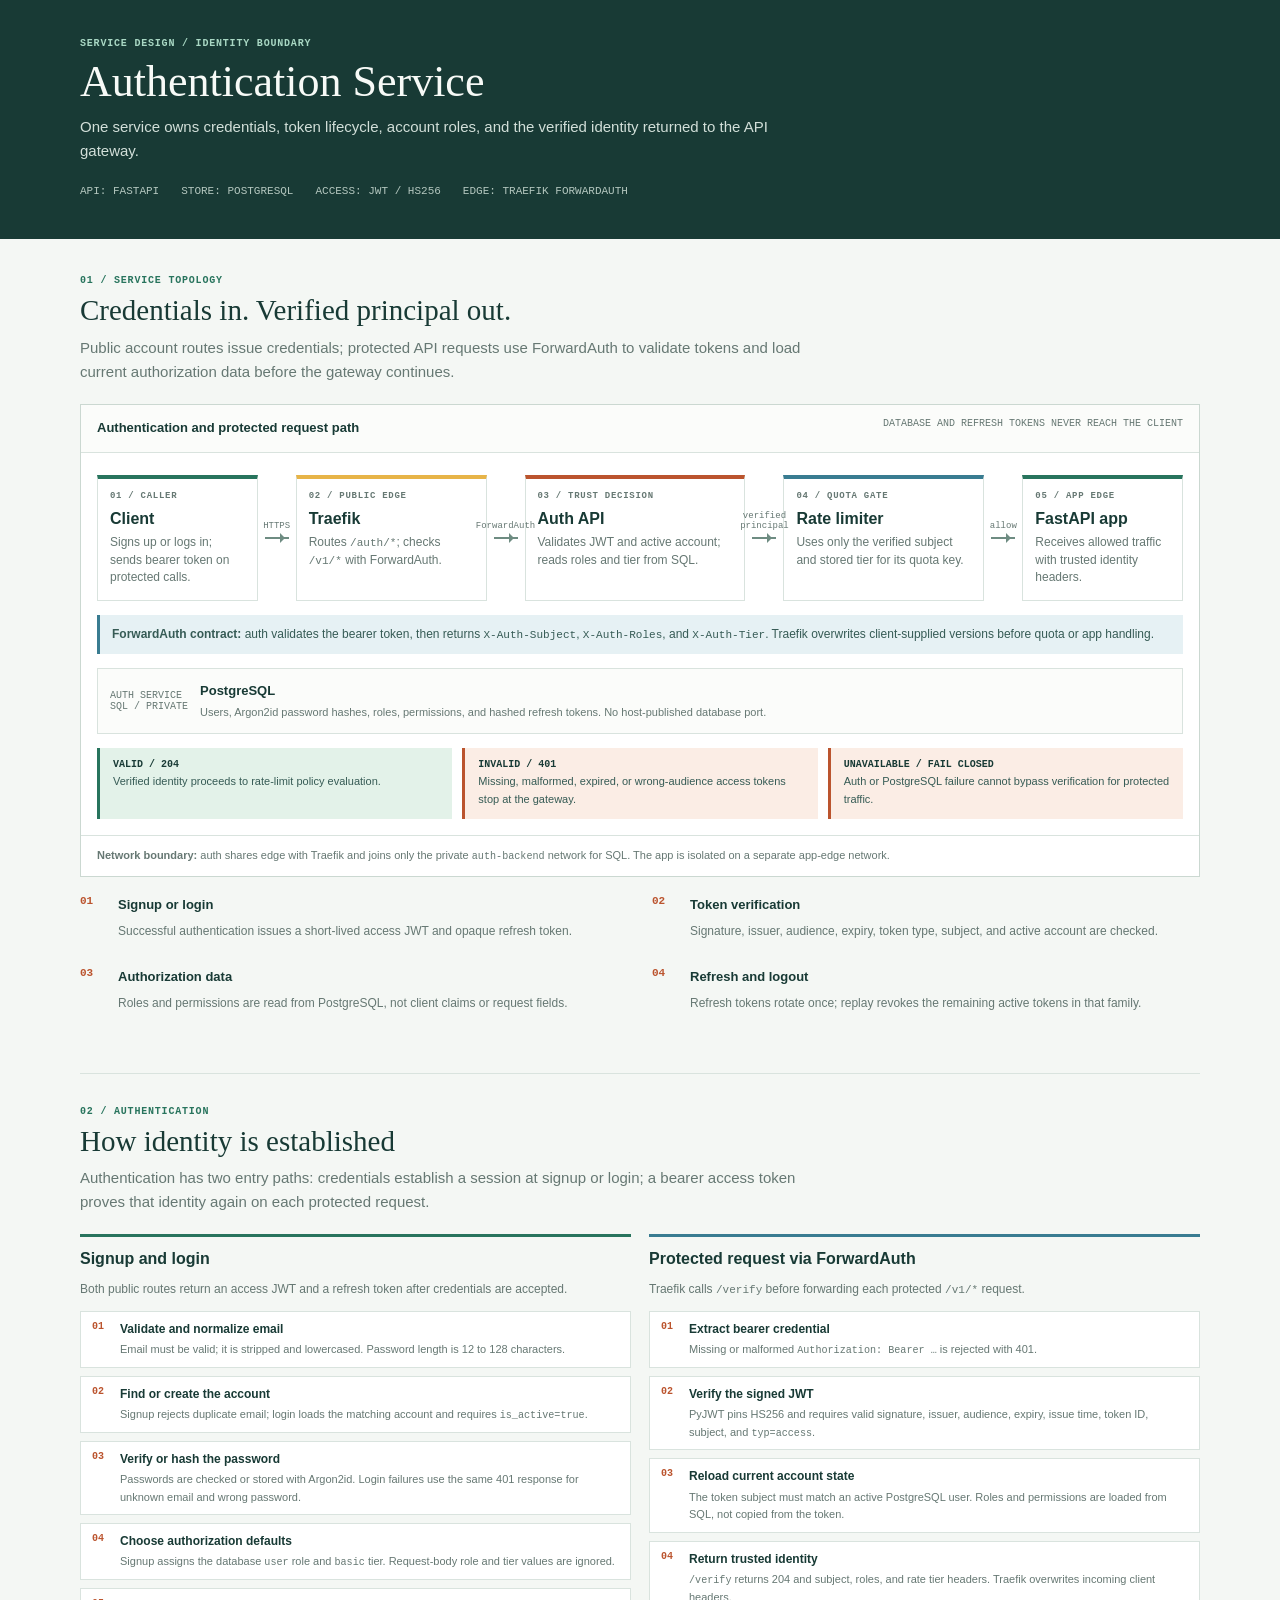
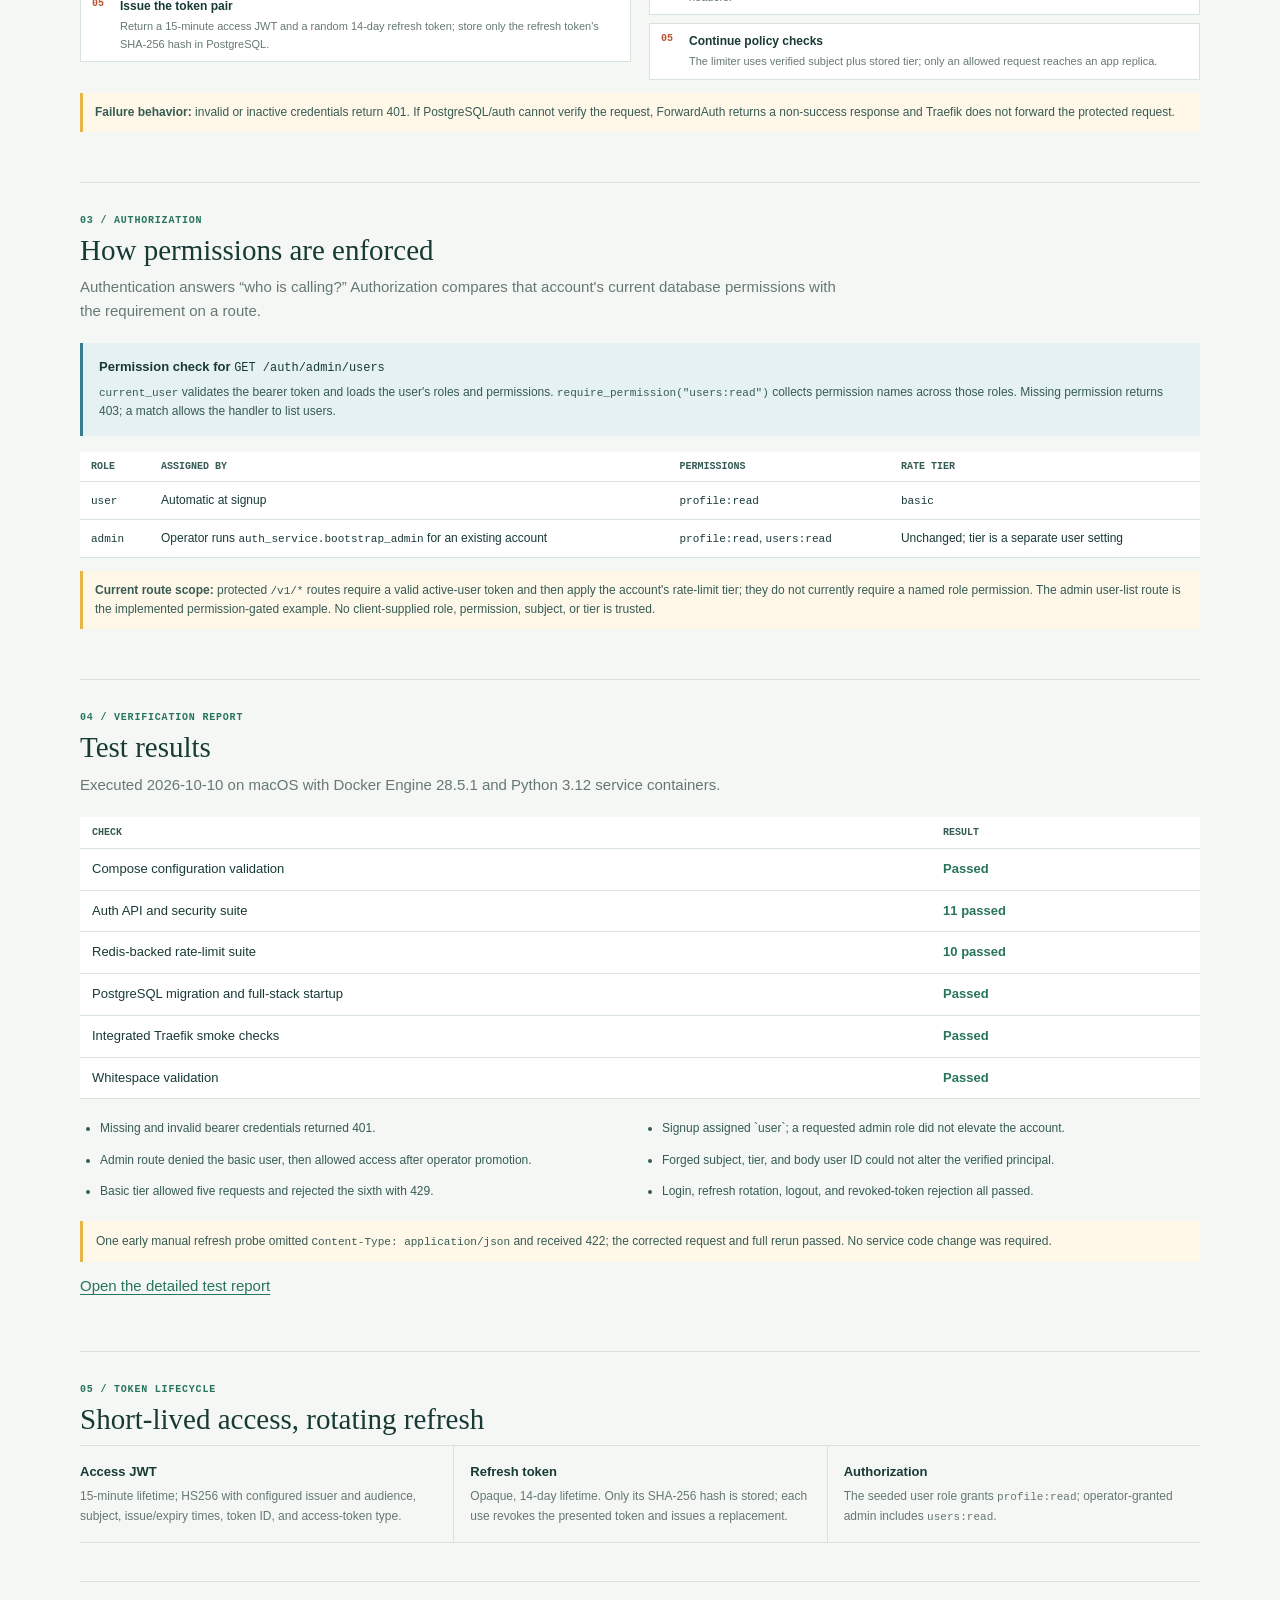
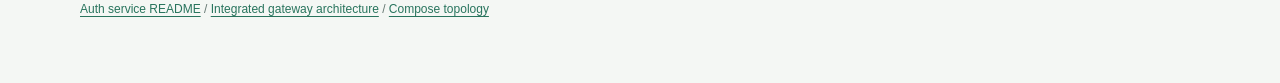
<file: auth-service/architecture.html>
<!doctype html>
<html lang="en">
<head>
  <meta charset="utf-8">
  <meta name="viewport" content="width=device-width, initial-scale=1">
  <meta name="description" content="Authentication service architecture and test report for the protected API stack.">
  <title>Authentication Service | Architecture and Test Report</title>
  <style>
    :root {
      color-scheme: light;
      --ink: #183a35;
      --ink-soft: #365b55;
      --muted: #667873;
      --paper: #f4f7f4;
      --white: #fff;
      --line: #d9e3de;
      --green: #28745d;
      --green-pale: #e3f2e9;
      --blue: #397c91;
      --blue-pale: #e6f1f4;
      --orange: #bb542e;
      --orange-pale: #fbede5;
      --yellow: #e7b448;
      --mono: "SFMono-Regular", Consolas, "Liberation Mono", monospace;
      --sans: "Avenir Next", Avenir, "Segoe UI", sans-serif;
      --serif: Iowan Old Style, "Palatino Linotype", "Book Antiqua", Georgia, serif;
    }
    * { box-sizing: border-box; }
    html { scroll-behavior: smooth; }
    body {
      margin: 0;
      background: var(--paper) radial-gradient(#bdcec5 0.7px, transparent 0.7px) 0 0 / 18px 18px;
      color: var(--ink);
      font: 15px/1.6 var(--sans);
    }
    a { color: var(--green); text-underline-offset: 3px; }
    a:hover { color: var(--orange); }
    code { font: 0.92em var(--mono); overflow-wrap: anywhere; }
    .masthead { background: var(--ink); color: #f7faf7; }
    .masthead-inner, main { width: min(1120px, calc(100% - 40px)); margin-inline: auto; }
    .masthead-inner { padding: 38px 0 42px; }
    .eyebrow, .kicker, .node-label { font: 700 10px var(--mono); letter-spacing: 0.08em; text-transform: uppercase; }
    .eyebrow { color: #a9d8c4; }
    h1, h2, h3, p { margin-top: 0; }
    h1 { max-width: 720px; margin: 9px 0; font: 500 44px/1.1 var(--serif); }
    .masthead p { max-width: 700px; margin-bottom: 0; color: #d2dfd9; }
    .meta { display: flex; flex-wrap: wrap; gap: 8px 22px; margin-top: 22px; color: #b4c7bf; font: 11px var(--mono); }
    main { padding: 36px 0 64px; }
    section { padding: 0 0 38px; }
    section + section { border-top: 1px solid var(--line); padding-top: 32px; }
    .kicker { margin-bottom: 8px; color: var(--green); }
    h2 { margin-bottom: 8px; font: 500 29px/1.15 var(--serif); }
    h3 { margin-bottom: 7px; font-size: 16px; line-height: 1.3; }
    .intro { max-width: 760px; margin-bottom: 20px; color: var(--muted); }
    .diagram { overflow: hidden; border: 1px solid #cbd8d1; background: var(--white); }
    .diagram-head { display: flex; flex-wrap: wrap; justify-content: space-between; gap: 8px 16px; padding: 13px 16px; border-bottom: 1px solid var(--line); background: #fbfcfa; }
    .diagram-head strong { font-size: 13px; }
    .diagram-head span { color: var(--muted); font: 10px var(--mono); }
    .flow {
      display: grid;
      grid-template-columns: minmax(100px, 0.8fr) 24px minmax(115px, 0.95fr) 24px minmax(135px, 1.1fr) 24px minmax(130px, 1fr) 24px minmax(100px, 0.8fr);
      align-items: center;
      gap: 7px;
      padding: 22px 16px 14px;
    }
    .node { min-height: 126px; padding: 12px; border: 1px solid var(--line); border-top: 4px solid var(--green); background: var(--white); }
    .node.gateway { border-top-color: var(--yellow); }
    .node.auth { border-top-color: var(--orange); }
    .node.limiter { border-top-color: var(--blue); }
    .node.app { border-top-color: var(--green); }
    .node-label { display: block; margin-bottom: 8px; color: var(--muted); font-size: 9px; }
    .node h3 { margin-bottom: 5px; }
    .node p { margin: 0; color: var(--muted); font-size: 12px; line-height: 1.45; }
    .arrow { position: relative; height: 2px; background: #6e8c82; }
    .arrow::after { position: absolute; top: -4px; right: -1px; border: 5px solid transparent; border-left-color: #6e8c82; content: ""; }
    .arrow span { position: absolute; bottom: 8px; left: 50%; width: 82px; color: var(--muted); font: 9px var(--mono); text-align: center; transform: translateX(-50%); }
    .identity { margin: 0 16px 14px; padding: 10px 12px; border-left: 3px solid var(--blue); background: var(--blue-pale); color: var(--ink-soft); font-size: 12px; }
    .store { display: grid; grid-template-columns: auto minmax(0, 1fr); align-items: center; gap: 12px; margin: 0 16px 14px; padding: 12px; border: 1px solid var(--line); background: #fbfcfa; }
    .store-label { color: var(--muted); font: 10px var(--mono); }
    .store strong { display: block; font-size: 13px; }
    .store p { margin: 2px 0 0; color: var(--muted); font-size: 11px; }
    .outcomes { display: grid; grid-template-columns: repeat(3, minmax(0, 1fr)); gap: 10px; padding: 0 16px 16px; }
    .outcome { padding: 11px 13px; border-left: 3px solid var(--green); background: var(--green-pale); }
    .outcome.deny { border-color: var(--orange); background: var(--orange-pale); }
    .outcome strong { display: block; margin-bottom: 3px; font: 700 10px var(--mono); }
    .outcome p { margin: 0; color: var(--ink-soft); font-size: 11px; }
    .boundary { padding: 11px 16px; border-top: 1px solid var(--line); color: var(--muted); font-size: 11px; }
    .sequence { display: grid; grid-template-columns: repeat(2, minmax(0, 1fr)); gap: 4px 24px; margin: 18px 0 0; padding: 0; list-style: none; counter-reset: step; }
    .sequence li { position: relative; min-height: 68px; padding: 0 0 14px 38px; counter-increment: step; }
    .sequence li::before { position: absolute; top: 0; left: 0; color: var(--orange); content: "0" counter(step); font: 700 11px var(--mono); }
    .sequence strong { display: block; margin-bottom: 2px; font-size: 13px; }
    .sequence span { color: var(--muted); font-size: 12px; }
    .detail-grid { display: grid; grid-template-columns: repeat(2, minmax(0, 1fr)); gap: 18px; }
    .detail-panel { padding-top: 12px; border-top: 3px solid var(--green); }
    .detail-panel:nth-child(2) { border-color: var(--blue); }
    .detail-panel h3 { margin-bottom: 10px; }
    .detail-panel > p { color: var(--muted); font-size: 12px; }
    .flow-list { display: grid; gap: 8px; margin: 0; padding: 0; list-style: none; counter-reset: auth-step; }
    .flow-list li { position: relative; min-height: 52px; padding: 8px 10px 8px 39px; border: 1px solid var(--line); background: var(--white); counter-increment: auth-step; }
    .flow-list li::before { position: absolute; top: 9px; left: 11px; color: var(--orange); content: "0" counter(auth-step); font: 700 10px var(--mono); }
    .flow-list strong { display: block; margin-bottom: 2px; font-size: 12px; }
    .flow-list span { display: block; color: var(--muted); font-size: 11px; }
    .authorization { margin-top: 20px; padding: 14px 16px; border-left: 3px solid var(--blue); background: var(--blue-pale); }
    .authorization strong { display: block; margin-bottom: 5px; font-size: 13px; }
    .authorization p { margin: 0; color: var(--ink-soft); font-size: 12px; }
    .role-table { width: 100%; margin-top: 16px; border-collapse: collapse; background: var(--white); font-size: 12px; }
    .role-table th, .role-table td { padding: 9px 11px; border-bottom: 1px solid var(--line); text-align: left; vertical-align: top; }
    .role-table th { color: var(--ink-soft); font: 700 10px var(--mono); text-transform: uppercase; }
    .scope-note { margin-top: 13px; padding: 10px 12px; border-left: 3px solid var(--yellow); background: #fff8e8; color: var(--ink-soft); font-size: 12px; }
    .results { width: 100%; border-collapse: collapse; background: var(--white); font-size: 13px; }
    .results th, .results td { padding: 10px 12px; border-bottom: 1px solid var(--line); text-align: left; vertical-align: top; }
    .results th { color: var(--ink-soft); font: 700 10px var(--mono); text-transform: uppercase; }
    .pass { color: var(--green); font-weight: 700; }
    .smoke-list { display: grid; grid-template-columns: repeat(2, minmax(0, 1fr)); gap: 4px 24px; margin: 16px 0 0; padding-left: 20px; }
    .smoke-list li { padding: 4px 0; color: var(--ink-soft); font-size: 12px; }
    .note { margin-top: 16px; padding: 11px 13px; border-left: 3px solid var(--yellow); background: #fff8e8; color: var(--ink-soft); font-size: 12px; }
    .token-grid { display: grid; grid-template-columns: repeat(3, minmax(0, 1fr)); border-block: 1px solid var(--line); }
    .token-item { padding: 16px 16px 16px 0; }
    .token-item + .token-item { padding-left: 16px; border-left: 1px solid var(--line); }
    .token-item strong { display: block; margin-bottom: 5px; font-size: 13px; }
    .token-item p { margin: 0; color: var(--muted); font-size: 12px; }
    footer { padding-top: 18px; border-top: 1px solid var(--line); color: var(--muted); font-size: 12px; }
    @media (max-width: 850px) {
      .flow { grid-template-columns: minmax(78px, 0.8fr) 18px minmax(90px, 0.95fr) 18px minmax(105px, 1.1fr) 18px minmax(100px, 1fr) 18px minmax(78px, 0.8fr); gap: 5px; padding-inline: 10px; }
      .node { padding: 9px; }
      .arrow span { width: 60px; font-size: 8px; }
    }
    @media (max-width: 620px) {
      .masthead-inner, main { width: min(100% - 30px, 1120px); }
      .masthead-inner { padding: 27px 0 30px; }
      h1 { font-size: 36px; }
      main { padding-top: 25px; }
      .flow { grid-template-columns: 1fr; gap: 8px; padding: 15px; }
      .node { min-height: 0; }
      .arrow { width: 2px; height: 20px; margin: 0 auto; }
      .arrow::after { top: auto; right: -4px; bottom: -1px; border: 5px solid transparent; border-top-color: #6e8c82; }
      .arrow span { bottom: auto; left: 12px; width: auto; text-align: left; transform: none; }
      .outcomes, .sequence, .token-grid, .smoke-list, .detail-grid { grid-template-columns: 1fr; }
      .outcomes { padding-inline: 15px; }
      .token-item { padding: 14px 0; }
      .token-item + .token-item { padding-left: 0; border-top: 1px solid var(--line); border-left: 0; }
      section { padding-bottom: 30px; }
      section + section { padding-top: 25px; }
    }
    @media (prefers-reduced-motion: reduce) { html { scroll-behavior: auto; } }
  </style>
</head>
<body>
  <header class="masthead">
    <div class="masthead-inner">
      <div class="eyebrow">Service design / identity boundary</div>
      <h1>Authentication Service</h1>
      <p>One service owns credentials, token lifecycle, account roles, and the verified identity returned to the API gateway.</p>
      <div class="meta">
        <span>API: FASTAPI</span>
        <span>STORE: POSTGRESQL</span>
        <span>ACCESS: JWT / HS256</span>
        <span>EDGE: TRAEFIK FORWARDAUTH</span>
      </div>
    </div>
  </header>

  <main>
    <section aria-labelledby="topology-title">
      <div class="kicker">01 / Service topology</div>
      <h2 id="topology-title">Credentials in. Verified principal out.</h2>
      <p class="intro">Public account routes issue credentials; protected API requests use ForwardAuth to validate tokens and load current authorization data before the gateway continues.</p>
      <div class="diagram" role="group" aria-label="Auth service request path and private PostgreSQL store">
        <div class="diagram-head">
          <strong>Authentication and protected request path</strong>
          <span>DATABASE AND REFRESH TOKENS NEVER REACH THE CLIENT</span>
        </div>
        <div class="flow">
          <article class="node">
            <span class="node-label">01 / caller</span>
            <h3>Client</h3>
            <p>Signs up or logs in; sends bearer token on protected calls.</p>
          </article>
          <div class="arrow"><span>HTTPS</span></div>
          <article class="node gateway">
            <span class="node-label">02 / public edge</span>
            <h3>Traefik</h3>
            <p>Routes <code>/auth/*</code>; checks <code>/v1/*</code> with ForwardAuth.</p>
          </article>
          <div class="arrow"><span>ForwardAuth</span></div>
          <article class="node auth">
            <span class="node-label">03 / trust decision</span>
            <h3>Auth API</h3>
            <p>Validates JWT and active account; reads roles and tier from SQL.</p>
          </article>
          <div class="arrow"><span>verified principal</span></div>
          <article class="node limiter">
            <span class="node-label">04 / quota gate</span>
            <h3>Rate limiter</h3>
            <p>Uses only the verified subject and stored tier for its quota key.</p>
          </article>
          <div class="arrow"><span>allow</span></div>
          <article class="node app">
            <span class="node-label">05 / app edge</span>
            <h3>FastAPI app</h3>
            <p>Receives allowed traffic with trusted identity headers.</p>
          </article>
        </div>
        <div class="identity"><strong>ForwardAuth contract:</strong> auth validates the bearer token, then returns <code>X-Auth-Subject</code>, <code>X-Auth-Roles</code>, and <code>X-Auth-Tier</code>. Traefik overwrites client-supplied versions before quota or app handling.</div>
        <div class="store">
          <span class="store-label">AUTH SERVICE<br>SQL / PRIVATE</span>
          <div><strong>PostgreSQL</strong><p>Users, Argon2id password hashes, roles, permissions, and hashed refresh tokens. No host-published database port.</p></div>
        </div>
        <div class="outcomes">
          <div class="outcome"><strong>VALID / 204</strong><p>Verified identity proceeds to rate-limit policy evaluation.</p></div>
          <div class="outcome deny"><strong>INVALID / 401</strong><p>Missing, malformed, expired, or wrong-audience access tokens stop at the gateway.</p></div>
          <div class="outcome deny"><strong>UNAVAILABLE / FAIL CLOSED</strong><p>Auth or PostgreSQL failure cannot bypass verification for protected traffic.</p></div>
        </div>
        <div class="boundary"><strong>Network boundary:</strong> auth shares edge with Traefik and joins only the private <code>auth-backend</code> network for SQL. The app is isolated on a separate app-edge network.</div>
      </div>
      <ol class="sequence">
        <li><strong>Signup or login</strong><span>Successful authentication issues a short-lived access JWT and opaque refresh token.</span></li>
        <li><strong>Token verification</strong><span>Signature, issuer, audience, expiry, token type, subject, and active account are checked.</span></li>
        <li><strong>Authorization data</strong><span>Roles and permissions are read from PostgreSQL, not client claims or request fields.</span></li>
        <li><strong>Refresh and logout</strong><span>Refresh tokens rotate once; replay revokes the remaining active tokens in that family.</span></li>
      </ol>
    </section>

    <section aria-labelledby="authentication-title">
      <div class="kicker">02 / Authentication</div>
      <h2 id="authentication-title">How identity is established</h2>
      <p class="intro">Authentication has two entry paths: credentials establish a session at signup or login; a bearer access token proves that identity again on each protected request.</p>
      <div class="detail-grid">
        <article class="detail-panel">
          <h3>Signup and login</h3>
          <p>Both public routes return an access JWT and a refresh token after credentials are accepted.</p>
          <ol class="flow-list">
            <li><strong>Validate and normalize email</strong><span>Email must be valid; it is stripped and lowercased. Password length is 12 to 128 characters.</span></li>
            <li><strong>Find or create the account</strong><span>Signup rejects duplicate email; login loads the matching account and requires <code>is_active=true</code>.</span></li>
            <li><strong>Verify or hash the password</strong><span>Passwords are checked or stored with Argon2id. Login failures use the same 401 response for unknown email and wrong password.</span></li>
            <li><strong>Choose authorization defaults</strong><span>Signup assigns the database <code>user</code> role and <code>basic</code> tier. Request-body role and tier values are ignored.</span></li>
            <li><strong>Issue the token pair</strong><span>Return a 15-minute access JWT and a random 14-day refresh token; store only the refresh token's SHA-256 hash in PostgreSQL.</span></li>
          </ol>
        </article>
        <article class="detail-panel">
          <h3>Protected request via ForwardAuth</h3>
          <p>Traefik calls <code>/verify</code> before forwarding each protected <code>/v1/*</code> request.</p>
          <ol class="flow-list">
            <li><strong>Extract bearer credential</strong><span>Missing or malformed <code>Authorization: Bearer …</code> is rejected with 401.</span></li>
            <li><strong>Verify the signed JWT</strong><span>PyJWT pins HS256 and requires valid signature, issuer, audience, expiry, issue time, token ID, subject, and <code>typ=access</code>.</span></li>
            <li><strong>Reload current account state</strong><span>The token subject must match an active PostgreSQL user. Roles and permissions are loaded from SQL, not copied from the token.</span></li>
            <li><strong>Return trusted identity</strong><span><code>/verify</code> returns 204 and subject, roles, and rate tier headers. Traefik overwrites incoming client headers.</span></li>
            <li><strong>Continue policy checks</strong><span>The limiter uses verified subject plus stored tier; only an allowed request reaches an app replica.</span></li>
          </ol>
        </article>
      </div>
      <p class="scope-note"><strong>Failure behavior:</strong> invalid or inactive credentials return 401. If PostgreSQL/auth cannot verify the request, ForwardAuth returns a non-success response and Traefik does not forward the protected request.</p>
    </section>

    <section aria-labelledby="authorization-title">
      <div class="kicker">03 / Authorization</div>
      <h2 id="authorization-title">How permissions are enforced</h2>
      <p class="intro">Authentication answers “who is calling?” Authorization compares that account's current database permissions with the requirement on a route.</p>
      <div class="authorization">
        <strong>Permission check for <code>GET /auth/admin/users</code></strong>
        <p><code>current_user</code> validates the bearer token and loads the user's roles and permissions. <code>require_permission("users:read")</code> collects permission names across those roles. Missing permission returns 403; a match allows the handler to list users.</p>
      </div>
      <table class="role-table">
        <thead><tr><th>Role</th><th>Assigned by</th><th>Permissions</th><th>Rate tier</th></tr></thead>
        <tbody>
          <tr><td><code>user</code></td><td>Automatic at signup</td><td><code>profile:read</code></td><td><code>basic</code></td></tr>
          <tr><td><code>admin</code></td><td>Operator runs <code>auth_service.bootstrap_admin</code> for an existing account</td><td><code>profile:read</code>, <code>users:read</code></td><td>Unchanged; tier is a separate user setting</td></tr>
        </tbody>
      </table>
      <p class="scope-note"><strong>Current route scope:</strong> protected <code>/v1/*</code> routes require a valid active-user token and then apply the account's rate-limit tier; they do not currently require a named role permission. The admin user-list route is the implemented permission-gated example. No client-supplied role, permission, subject, or tier is trusted.</p>
    </section>

    <section aria-labelledby="report-title">
      <div class="kicker">04 / Verification report</div>
      <h2 id="report-title">Test results</h2>
      <p class="intro">Executed 2026-10-10 on macOS with Docker Engine 28.5.1 and Python 3.12 service containers.</p>
      <table class="results">
        <thead><tr><th>Check</th><th>Result</th></tr></thead>
        <tbody>
          <tr><td>Compose configuration validation</td><td class="pass">Passed</td></tr>
          <tr><td>Auth API and security suite</td><td class="pass">11 passed</td></tr>
          <tr><td>Redis-backed rate-limit suite</td><td class="pass">10 passed</td></tr>
          <tr><td>PostgreSQL migration and full-stack startup</td><td class="pass">Passed</td></tr>
          <tr><td>Integrated Traefik smoke checks</td><td class="pass">Passed</td></tr>
          <tr><td>Whitespace validation</td><td class="pass">Passed</td></tr>
        </tbody>
      </table>
      <ul class="smoke-list">
        <li>Missing and invalid bearer credentials returned 401.</li>
        <li>Signup assigned `user`; a requested admin role did not elevate the account.</li>
        <li>Admin route denied the basic user, then allowed access after operator promotion.</li>
        <li>Forged subject, tier, and body user ID could not alter the verified principal.</li>
        <li>Basic tier allowed five requests and rejected the sixth with 429.</li>
        <li>Login, refresh rotation, logout, and revoked-token rejection all passed.</li>
      </ul>
      <p class="note">One early manual refresh probe omitted <code>Content-Type: application/json</code> and received 422; the corrected request and full rerun passed. No service code change was required.</p>
      <p><a href="TEST_REPORT.md">Open the detailed test report</a></p>
    </section>

    <section aria-labelledby="tokens-title">
      <div class="kicker">05 / Token lifecycle</div>
      <h2 id="tokens-title">Short-lived access, rotating refresh</h2>
      <div class="token-grid">
        <article class="token-item">
          <strong>Access JWT</strong>
          <p>15-minute lifetime; HS256 with configured issuer and audience, subject, issue/expiry times, token ID, and access-token type.</p>
        </article>
        <article class="token-item">
          <strong>Refresh token</strong>
          <p>Opaque, 14-day lifetime. Only its SHA-256 hash is stored; each use revokes the presented token and issues a replacement.</p>
        </article>
        <article class="token-item">
          <strong>Authorization</strong>
          <p>The seeded user role grants <code>profile:read</code>; operator-granted admin includes <code>users:read</code>.</p>
        </article>
      </div>
    </section>

    <footer>
      <a href="README.md">Auth service README</a>
      <span> / </span>
      <a href="../rate-limit/architecture.html">Integrated gateway architecture</a>
      <span> / </span>
      <a href="../rate-limit/compose.yaml">Compose topology</a>
    </footer>
  </main>
</body>
</html>
</file>
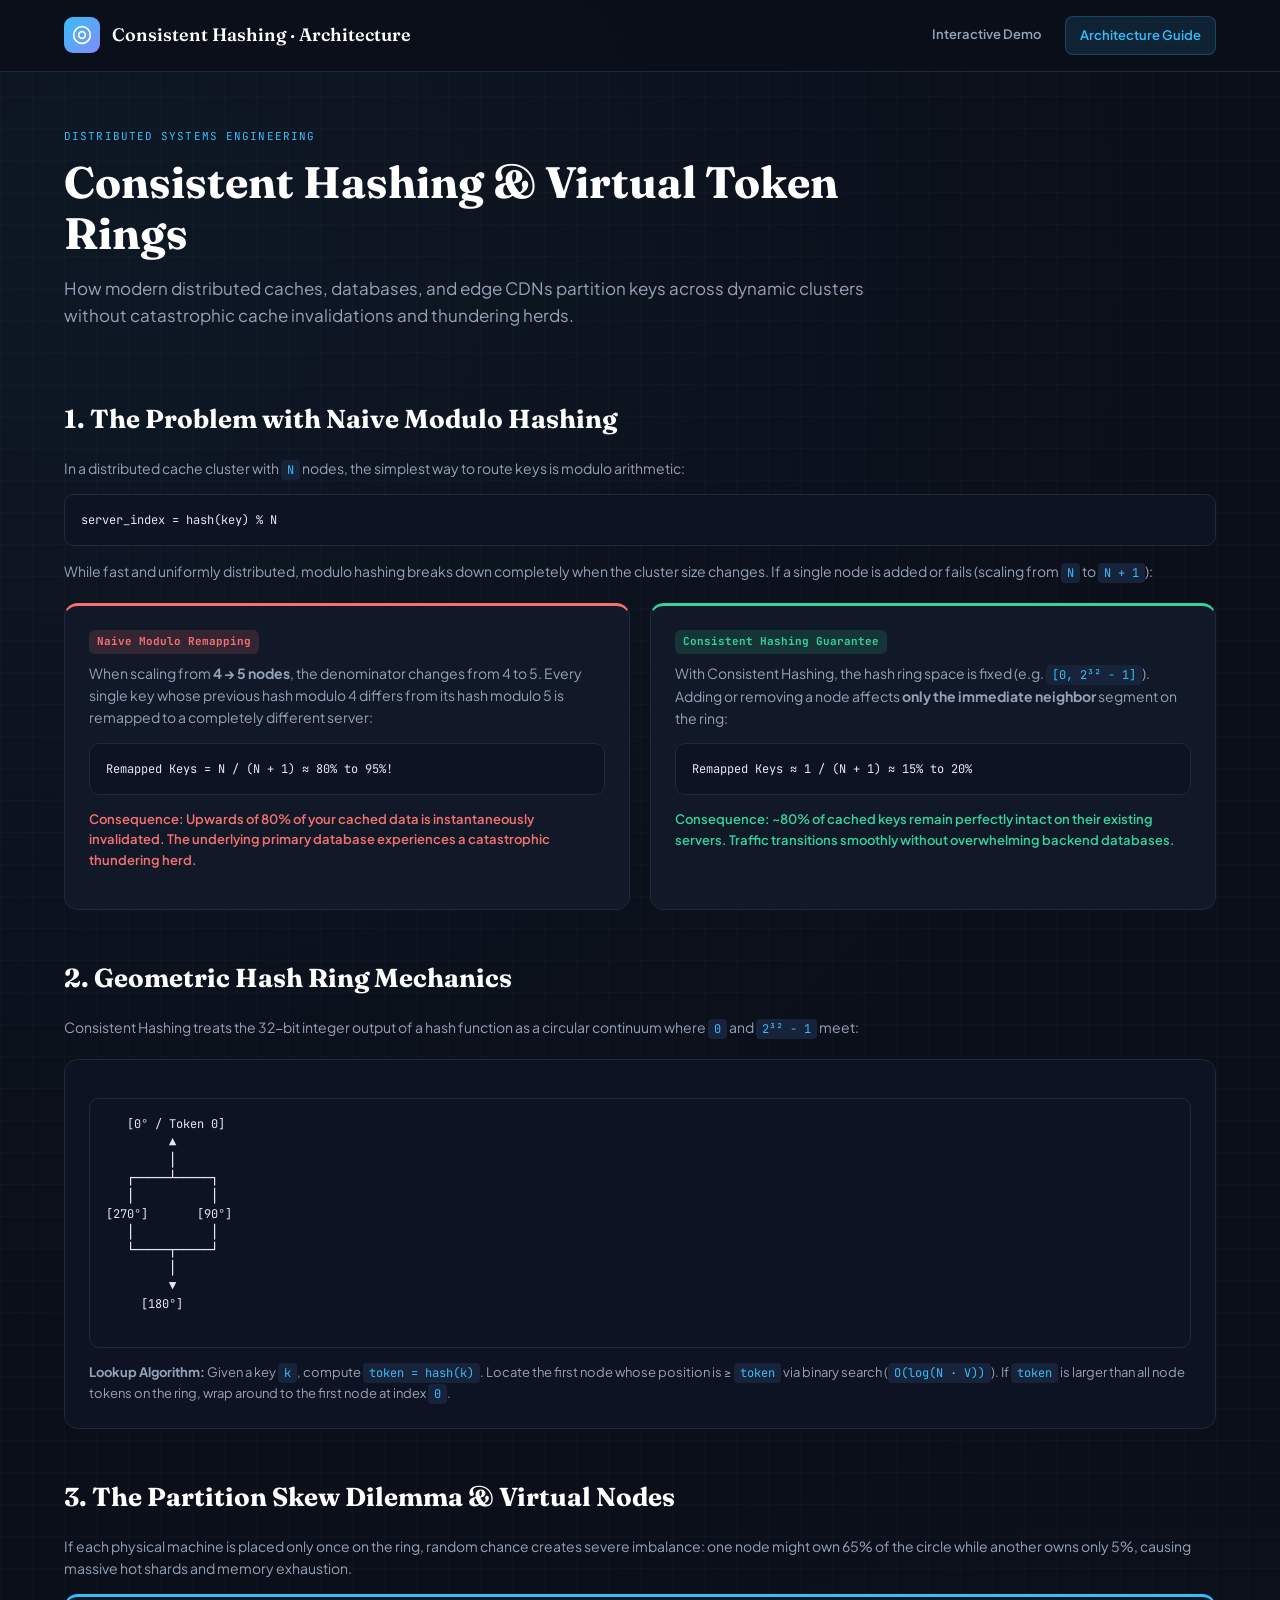
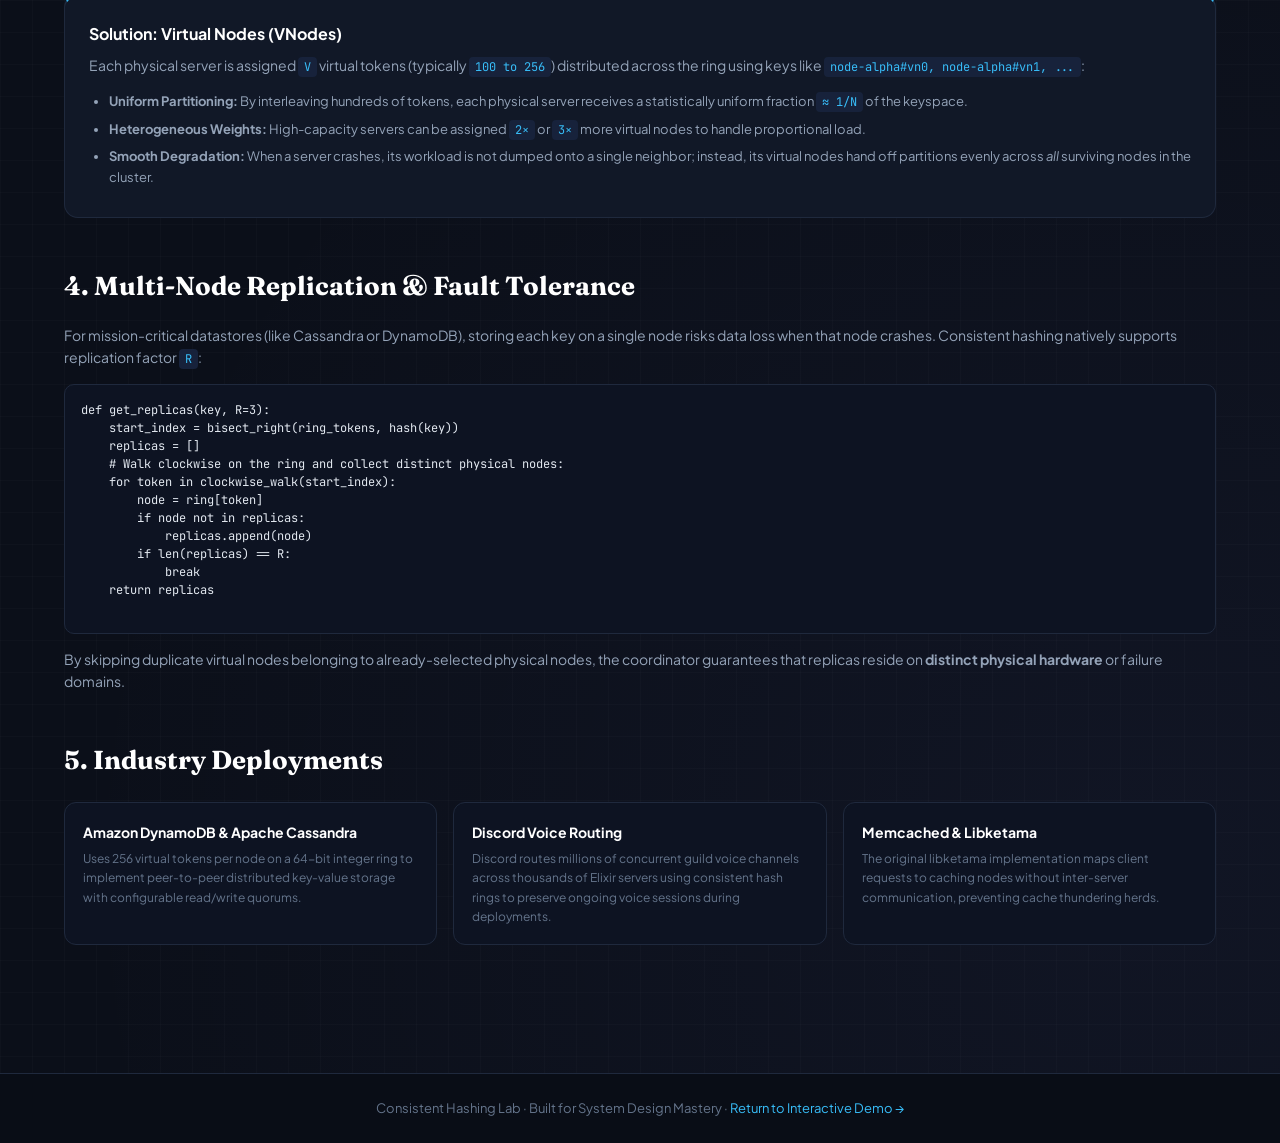
<file: consistent-hashing/architecture.html>
<!doctype html>
<html lang="en">
<head>
  <meta charset="utf-8">
  <meta name="viewport" content="width=device-width, initial-scale=1">
  <meta name="description" content="In-depth system design guide on Consistent Hashing, virtual nodes, replication rings, and churn mitigation.">
  <title>Consistent Hashing | System Architecture &amp; Theory Guide</title>
  <link rel="preconnect" href="https://fonts.googleapis.com">
  <link rel="preconnect" href="https://fonts.gstatic.com" crossorigin>
  <link href="https://fonts.googleapis.com/css2?family=Plus+Jakarta+Sans:wght@400;500;600;700;800&family=JetBrains+Mono:wght@400;500;700&family=Fraunces:opsz,wght@9..144,500;9..144,600;9..144,700&display=swap" rel="stylesheet">
  <style>
    :root {
      --bg: #0b0f19;
      --card-bg: #111827;
      --card-border: #1f293d;
      --text-main: #f3f4f6;
      --text-muted: #94a3b8;
      --text-dim: #64748b;
      --primary: #38bdf8;
      --primary-dim: rgba(56, 189, 248, 0.12);
      --accent: #818cf8;
      --success: #34d399;
      --warning: #fbbf24;
      --danger: #f87171;
      --font-sans: 'Plus Jakarta Sans', system-ui, -apple-system, sans-serif;
      --font-mono: 'JetBrains Mono', Consolas, monospace;
      --font-serif: 'Fraunces', Georgia, serif;
    }

    * { box-sizing: border-box; margin: 0; padding: 0; }

    body {
      background-color: var(--bg);
      background-image: 
        radial-gradient(circle at 10% 10%, rgba(56, 189, 248, 0.05) 0%, transparent 40%),
        radial-gradient(circle at 90% 90%, rgba(129, 140, 248, 0.05) 0%, transparent 40%),
        linear-gradient(rgba(255, 255, 255, 0.015) 1px, transparent 1px),
        linear-gradient(90deg, rgba(255, 255, 255, 0.015) 1px, transparent 1px);
      background-size: 100% 100%, 100% 100%, 32px 32px, 32px 32px;
      color: var(--text-main);
      font-family: var(--font-sans);
      line-height: 1.6;
    }

    header {
      border-bottom: 1px solid var(--card-border);
      background: rgba(11, 15, 25, 0.85);
      backdrop-filter: blur(16px);
      position: sticky;
      top: 0;
      z-index: 50;
    }

    .header-inner {
      max-width: 1200px;
      margin: 0 auto;
      padding: 16px 24px;
      display: flex;
      align-items: center;
      justify-content: space-between;
    }

    .brand {
      display: flex;
      align-items: center;
      gap: 12px;
    }

    .brand-icon {
      width: 36px;
      height: 36px;
      border-radius: 9px;
      background: linear-gradient(135deg, #38bdf8, #818cf8);
      display: flex;
      align-items: center;
      justify-content: center;
    }

    .brand-icon svg { width: 20px; height: 20px; color: #fff; }

    .brand-title {
      font-family: var(--font-serif);
      font-size: 18px;
      font-weight: 600;
      color: #fff;
    }

    .nav-links {
      display: flex;
      gap: 10px;
    }

    .nav-btn {
      padding: 8px 14px;
      border-radius: 8px;
      font-size: 13px;
      font-weight: 600;
      text-decoration: none;
      color: var(--text-muted);
      transition: all 0.2s ease;
    }

    .nav-btn:hover { color: #fff; background: var(--card-border); }
    .nav-btn.active { color: var(--primary); background: var(--primary-dim); border: 1px solid rgba(56, 189, 248, 0.25); }

    .hero {
      max-width: 1200px;
      margin: 0 auto;
      padding: 56px 24px 36px;
    }

    .kicker {
      font-family: var(--font-mono);
      font-size: 11px;
      text-transform: uppercase;
      letter-spacing: 0.1em;
      color: var(--primary);
      margin-bottom: 12px;
    }

    h1 {
      font-family: var(--font-serif);
      font-size: 44px;
      line-height: 1.15;
      font-weight: 700;
      color: #fff;
      max-width: 880px;
      margin-bottom: 16px;
    }

    .lead {
      font-size: 17px;
      color: var(--text-muted);
      max-width: 820px;
      line-height: 1.6;
    }

    main {
      max-width: 1200px;
      margin: 0 auto;
      padding: 20px 24px 80px;
    }

    section {
      margin-bottom: 48px;
    }

    h2 {
      font-family: var(--font-serif);
      font-size: 26px;
      color: #fff;
      margin-bottom: 16px;
      display: flex;
      align-items: center;
      gap: 10px;
    }

    h3 {
      font-size: 17px;
      color: #fff;
      margin: 20px 0 8px;
    }

    p {
      color: var(--text-muted);
      font-size: 14px;
      margin-bottom: 14px;
    }

    .grid-2 {
      display: grid;
      grid-template-columns: repeat(2, 1fr);
      gap: 20px;
      margin-top: 20px;
    }

    .card {
      background: var(--card-bg);
      border: 1px solid var(--card-border);
      border-radius: 14px;
      padding: 24px;
    }

    .card.danger-border { border-top: 3px solid var(--danger); }
    .card.success-border { border-top: 3px solid var(--success); }
    .card.accent-border { border-top: 3px solid var(--primary); }

    .card-title {
      font-size: 16px;
      font-weight: 700;
      color: #fff;
      margin-bottom: 8px;
      display: flex;
      align-items: center;
      gap: 8px;
    }

    code {
      font-family: var(--font-mono);
      font-size: 12px;
      background: #17223b;
      padding: 2px 6px;
      border-radius: 4px;
      color: #38bdf8;
    }

    pre {
      background: #0d1322;
      border: 1px solid var(--card-border);
      border-radius: 10px;
      padding: 16px;
      overflow-x: auto;
      font-family: var(--font-mono);
      font-size: 12px;
      color: #e2e8f0;
      line-height: 1.5;
      margin: 14px 0;
    }

    .comparison-table {
      width: 100%;
      border-collapse: collapse;
      margin-top: 16px;
      font-size: 13px;
    }

    .comparison-table th {
      background: #0d1322;
      padding: 12px 16px;
      text-align: left;
      font-family: var(--font-mono);
      font-size: 11px;
      text-transform: uppercase;
      letter-spacing: 0.05em;
      color: var(--text-dim);
      border-bottom: 1px solid var(--card-border);
    }

    .comparison-table td {
      padding: 14px 16px;
      border-bottom: 1px solid rgba(255, 255, 255, 0.04);
      color: var(--text-main);
    }

    .comparison-table tr:hover td {
      background: rgba(255, 255, 255, 0.02);
    }

    .badge-danger {
      padding: 3px 8px;
      border-radius: 6px;
      background: rgba(248, 113, 113, 0.15);
      color: var(--danger);
      font-family: var(--font-mono);
      font-size: 11px;
      font-weight: 700;
    }

    .badge-success {
      padding: 3px 8px;
      border-radius: 6px;
      background: rgba(52, 211, 153, 0.15);
      color: var(--success);
      font-family: var(--font-mono);
      font-size: 11px;
      font-weight: 700;
    }

    .flow-diagram {
      background: #0d1322;
      border: 1px solid var(--card-border);
      border-radius: 14px;
      padding: 24px;
      margin: 20px 0;
    }

    .system-cards {
      display: grid;
      grid-template-columns: repeat(3, 1fr);
      gap: 16px;
      margin-top: 20px;
    }

    .system-card {
      background: #0d1322;
      border: 1px solid var(--card-border);
      border-radius: 12px;
      padding: 18px;
    }

    .system-card strong {
      display: block;
      color: #fff;
      font-size: 14px;
      margin-bottom: 6px;
    }

    .system-card p {
      font-size: 12px;
      color: var(--text-dim);
      margin: 0;
    }

    footer {
      border-top: 1px solid var(--card-border);
      padding: 24px;
      background: #090d16;
      font-size: 13px;
      color: var(--text-dim);
      text-align: center;
    }

    footer a { color: var(--primary); text-decoration: none; }

    @media (max-width: 860px) {
      .grid-2, .system-cards { grid-template-columns: 1fr; }
      h1 { font-size: 32px; }
    }
  </style>
</head>
<body>
  <header>
    <div class="header-inner">
      <div class="brand">
        <div class="brand-icon">
          <svg viewBox="0 0 24 24" fill="none" stroke="currentColor" stroke-width="2">
            <circle cx="12" cy="12" r="10"/>
            <circle cx="12" cy="12" r="4"/>
          </svg>
        </div>
        <div class="brand-title">Consistent Hashing &middot; Architecture</div>
      </div>
      <div class="nav-links">
        <a href="/demo" class="nav-btn">Interactive Demo</a>
        <a href="/architecture" class="nav-btn active">Architecture Guide</a>
      </div>
    </div>
  </header>

  <div class="hero">
    <div class="kicker">Distributed Systems Engineering</div>
    <h1>Consistent Hashing &amp; Virtual Token Rings</h1>
    <p class="lead">
      How modern distributed caches, databases, and edge CDNs partition keys across dynamic clusters without catastrophic cache invalidations and thundering herds.
    </p>
  </div>

  <main>
    <!-- Section 1: The Core Problem -->
    <section>
      <h2>1. The Problem with Naive Modulo Hashing</h2>
      <p>
        In a distributed cache cluster with <code>N</code> nodes, the simplest way to route keys is modulo arithmetic:
      </p>
      <pre>server_index = hash(key) % N</pre>
      <p>
        While fast and uniformly distributed, modulo hashing breaks down completely when the cluster size changes. If a single node is added or fails (scaling from <code>N</code> to <code>N + 1</code>):
      </p>

      <div class="grid-2">
        <div class="card danger-border">
          <div class="card-title">
            <span class="badge-danger">Naive Modulo Remapping</span>
          </div>
          <p>
            When scaling from <strong>4 &rarr; 5 nodes</strong>, the denominator changes from 4 to 5. Every single key whose previous hash modulo 4 differs from its hash modulo 5 is remapped to a completely different server:
          </p>
          <pre>Remapped Keys = N / (N + 1) &approx; 80% to 95%!</pre>
          <p style="color:var(--danger); font-size:13px; font-weight:600;">
            Consequence: Upwards of 80% of your cached data is instantaneously invalidated. The underlying primary database experiences a catastrophic thundering herd.
          </p>
        </div>

        <div class="card success-border">
          <div class="card-title">
            <span class="badge-success">Consistent Hashing Guarantee</span>
          </div>
          <p>
            With Consistent Hashing, the hash ring space is fixed (e.g. <code>[0, 2³² - 1]</code>). Adding or removing a node affects <strong>only the immediate neighbor</strong> segment on the ring:
          </p>
          <pre>Remapped Keys &approx; 1 / (N + 1) &approx; 15% to 20%</pre>
          <p style="color:var(--success); font-size:13px; font-weight:600;">
            Consequence: ~80% of cached keys remain perfectly intact on their existing servers. Traffic transitions smoothly without overwhelming backend databases.
          </p>
        </div>
      </div>
    </section>

    <!-- Section 2: Mathematical Foundation -->
    <section>
      <h2>2. Geometric Hash Ring Mechanics</h2>
      <p>
        Consistent Hashing treats the 32-bit integer output of a hash function as a circular continuum where <code>0</code> and <code>2³² - 1</code> meet:
      </p>

      <div class="flow-diagram">
        <pre>
   [0° / Token 0]
         ▲
         │
   ┌─────┴─────┐
   │           │
[270°]       [90°]
   │           │
   └─────┬─────┘
         │
         ▼
     [180°]
        </pre>
        <p style="font-size:13px; margin:0;">
          <strong>Lookup Algorithm:</strong> Given a key <code>k</code>, compute <code>token = hash(k)</code>. Locate the first node whose position is &ge; <code>token</code> via binary search (<code>O(log(N &middot; V))</code>). If <code>token</code> is larger than all node tokens on the ring, wrap around to the first node at index <code>0</code>.
        </p>
      </div>
    </section>

    <!-- Section 3: Virtual Nodes (VNodes) -->
    <section>
      <h2>3. The Partition Skew Dilemma &amp; Virtual Nodes</h2>
      <p>
        If each physical machine is placed only once on the ring, random chance creates severe imbalance: one node might own 65% of the circle while another owns only 5%, causing massive hot shards and memory exhaustion.
      </p>

      <div class="card accent-border">
        <div class="card-title">Solution: Virtual Nodes (VNodes)</div>
        <p>
          Each physical server is assigned <code>V</code> virtual tokens (typically <code>100 to 256</code>) distributed across the ring using keys like <code>node-alpha#vn0, node-alpha#vn1, ...</code>:
        </p>
        <ul style="margin-left: 20px; color: var(--text-muted); font-size: 13px;">
          <li style="margin-bottom:6px;"><strong>Uniform Partitioning:</strong> By interleaving hundreds of tokens, each physical server receives a statistically uniform fraction <code>&approx; 1/N</code> of the keyspace.</li>
          <li style="margin-bottom:6px;"><strong>Heterogeneous Weights:</strong> High-capacity servers can be assigned <code>2&times;</code> or <code>3&times;</code> more virtual nodes to handle proportional load.</li>
          <li style="margin-bottom:6px;"><strong>Smooth Degradation:</strong> When a server crashes, its workload is not dumped onto a single neighbor; instead, its virtual nodes hand off partitions evenly across <em>all</em> surviving nodes in the cluster.</li>
        </ul>
      </div>
    </section>

    <!-- Section 4: Replication & Quorums -->
    <section>
      <h2>4. Multi-Node Replication &amp; Fault Tolerance</h2>
      <p>
        For mission-critical datastores (like Cassandra or DynamoDB), storing each key on a single node risks data loss when that node crashes. Consistent hashing natively supports replication factor <code>R</code>:
      </p>
      <pre>
def get_replicas(key, R=3):
    start_index = bisect_right(ring_tokens, hash(key))
    replicas = []
    # Walk clockwise on the ring and collect distinct physical nodes:
    for token in clockwise_walk(start_index):
        node = ring[token]
        if node not in replicas:
            replicas.append(node)
        if len(replicas) == R:
            break
    return replicas
      </pre>
      <p>
        By skipping duplicate virtual nodes belonging to already-selected physical nodes, the coordinator guarantees that replicas reside on <strong>distinct physical hardware</strong> or failure domains.
      </p>
    </section>

    <!-- Section 5: Real-World Case Studies -->
    <section>
      <h2>5. Industry Deployments</h2>
      <div class="system-cards">
        <div class="system-card">
          <strong>Amazon DynamoDB &amp; Apache Cassandra</strong>
          <p>Uses 256 virtual tokens per node on a 64-bit integer ring to implement peer-to-peer distributed key-value storage with configurable read/write quorums.</p>
        </div>
        <div class="system-card">
          <strong>Discord Voice Routing</strong>
          <p>Discord routes millions of concurrent guild voice channels across thousands of Elixir servers using consistent hash rings to preserve ongoing voice sessions during deployments.</p>
        </div>
        <div class="system-card">
          <strong>Memcached &amp; Libketama</strong>
          <p>The original libketama implementation maps client requests to caching nodes without inter-server communication, preventing cache thundering herds.</p>
        </div>
      </div>
    </section>
  </main>

  <footer>
    Consistent Hashing Lab &middot; Built for System Design Mastery &middot; <a href="/demo">Return to Interactive Demo &rarr;</a>
  </footer>
</body>
</html>
</file>
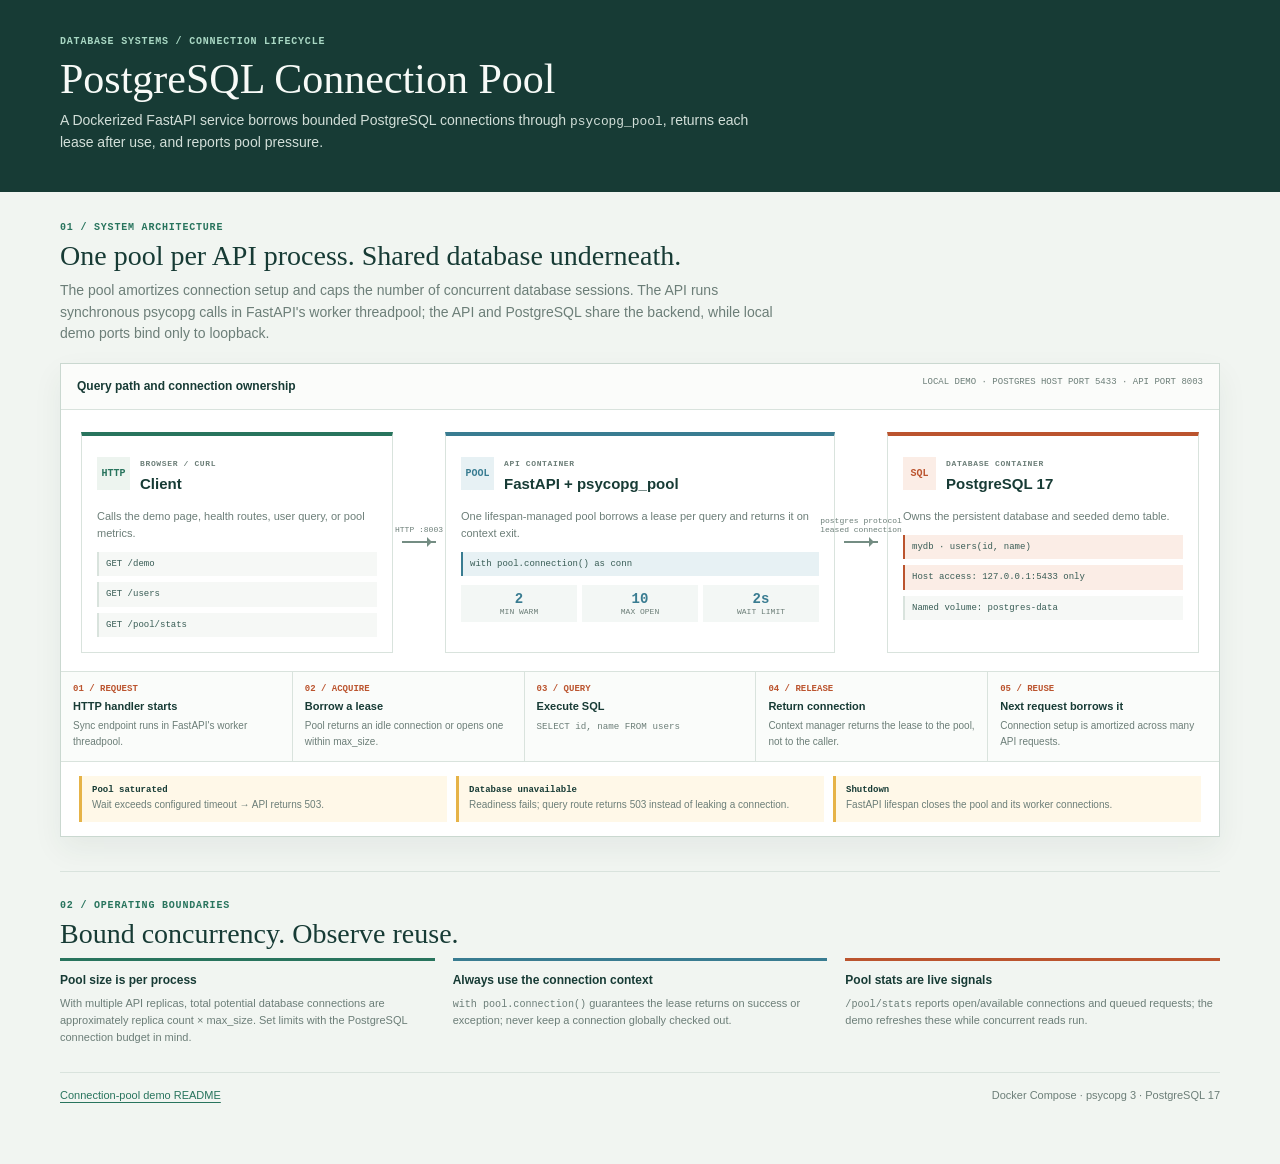
<file: db-pool/architecture.html>
<!doctype html>
<html lang="en">
<head>
  <meta charset="utf-8">
  <meta name="viewport" content="width=device-width, initial-scale=1">
  <meta name="description" content="Dockerized FastAPI and PostgreSQL connection-pool architecture using psycopg_pool.">
  <title>PostgreSQL Connection Pool | Architecture</title>
  <style>
    :root {
      color-scheme: light;
      --ink: #173b35;
      --soft: #385c55;
      --muted: #6c7e78;
      --paper: #f1f5f1;
      --white: #fff;
      --line: #d9e3dd;
      --green: #28745d;
      --green-pale: #e6f2e9;
      --blue: #397c91;
      --blue-pale: #e7f1f4;
      --orange: #bb542e;
      --orange-pale: #fbede6;
      --yellow: #e6b348;
      --mono: "SFMono-Regular", Consolas, "Liberation Mono", monospace;
      --sans: "Avenir Next", Avenir, "Segoe UI", sans-serif;
      --serif: Iowan Old Style, "Palatino Linotype", Georgia, serif;
    }
    * { box-sizing: border-box; }
    body { margin: 0; background: var(--paper) radial-gradient(#bfd0c7 0.7px, transparent 0.7px) 0 0 / 18px 18px; color: var(--ink); font: 14px/1.55 var(--sans); }
    code { font: 0.92em var(--mono); overflow-wrap: anywhere; }
    .hero { background: var(--ink); color: #f7faf7; }
    .hero-inner, main { width: min(1160px, calc(100% - 40px)); margin-inline: auto; }
    .hero-inner { padding: 36px 0 38px; }
    .eyebrow, .kicker, .node-label { font: 700 10px var(--mono); letter-spacing: 0.08em; text-transform: uppercase; }
    .eyebrow { color: #a9d8c4; }
    h1 { max-width: 800px; margin: 10px 0 8px; font: 500 42px/1.08 var(--serif); }
    .hero p { max-width: 710px; margin: 0; color: #d2dfd9; }
    main { padding: 30px 0 60px; }
    section + section { margin-top: 34px; padding-top: 28px; border-top: 1px solid var(--line); }
    .kicker { margin-bottom: 7px; color: var(--green); }
    h2 { margin: 0 0 8px; font: 500 28px/1.15 var(--serif); }
    .intro { max-width: 740px; margin: 0 0 18px; color: var(--muted); }
    .diagram { overflow: hidden; border: 1px solid #cad8d0; background: var(--white); box-shadow: 0 12px 28px #193b3510; }
    .diagram-head { display: flex; flex-wrap: wrap; justify-content: space-between; gap: 8px 16px; padding: 13px 16px; border-bottom: 1px solid var(--line); background: #fbfcfa; }
    .diagram-head strong { font-size: 12px; }
    .diagram-head span { color: var(--muted); font: 9px var(--mono); }
    .flow { display: grid; grid-template-columns: minmax(150px, 1fr) 34px minmax(200px, 1.25fr) 34px minmax(170px, 1fr); align-items: stretch; gap: 9px; padding: 22px 20px 18px; }
    .node { min-height: 184px; padding: 15px; border: 1px solid var(--line); border-top: 4px solid var(--green); background: #fff; }
    .node.pool { border-top-color: var(--blue); }
    .node.db { border-top-color: var(--orange); }
    .node-head { display: flex; align-items: center; gap: 10px; margin-bottom: 12px; }
    .glyph { display: grid; flex: 0 0 33px; width: 33px; height: 33px; place-items: center; background: #edf4ef; color: var(--green); font: 700 10px var(--mono); }
    .pool .glyph { background: var(--blue-pale); color: var(--blue); }
    .db .glyph { background: var(--orange-pale); color: var(--orange); }
    .node-label { margin-bottom: 3px; color: var(--muted); font-size: 8px; }
    .node h3 { margin: 0; font-size: 15px; }
    .node p { margin: 0 0 10px; color: var(--muted); font-size: 11px; }
    .chip { display: block; margin-top: 6px; padding: 6px 7px; border-left: 2px solid var(--line); background: #f6f8f6; color: var(--soft); font: 9px/1.4 var(--mono); overflow-wrap: anywhere; }
    .chip.sql { border-color: var(--blue); background: var(--blue-pale); }
    .chip.pg { border-color: var(--orange); background: var(--orange-pale); }
    .arrow { position: relative; align-self: center; height: 2px; background: #748d83; }
    .arrow::after { position: absolute; top: -4px; right: -1px; border: 5px solid transparent; border-left-color: #748d83; content: ""; }
    .arrow span { position: absolute; bottom: 9px; left: 50%; width: 95px; color: var(--muted); font: 8px var(--mono); text-align: center; transform: translateX(-50%); }
    .pool-limits { display: grid; grid-template-columns: repeat(3, 1fr); gap: 5px; margin-top: 9px; }
    .pool-limits div { padding: 6px 4px; background: #f3f7f5; text-align: center; }
    .pool-limits strong { display: block; color: var(--blue); font: 700 14px var(--mono); }
    .pool-limits span { display: block; color: var(--muted); font: 8px var(--mono); }
    .lifecycle { display: grid; grid-template-columns: repeat(5, minmax(0, 1fr)); gap: 1px; border-top: 1px solid var(--line); background: var(--line); }
    .step { min-width: 0; padding: 12px; background: #fafcfa; }
    .step b { display: block; margin-bottom: 4px; color: var(--orange); font: 700 9px var(--mono); }
    .step strong { display: block; margin-bottom: 3px; font-size: 11px; }
    .step span { display: block; color: var(--muted); font-size: 10px; }
    .failure-row { display: grid; grid-template-columns: repeat(3, 1fr); gap: 9px; padding: 14px 18px; border-top: 1px solid var(--line); }
    .failure { padding: 9px 10px; border-left: 3px solid var(--yellow); background: #fff8e8; }
    .failure strong { display: block; margin-bottom: 2px; font: 700 9px var(--mono); }
    .failure span { display: block; color: var(--muted); font-size: 10px; }
    .guardrails { display: grid; grid-template-columns: repeat(3, minmax(0, 1fr)); gap: 18px; }
    .guardrail { padding-top: 10px; border-top: 3px solid var(--green); }
    .guardrail:nth-child(2) { border-color: var(--blue); }
    .guardrail:nth-child(3) { border-color: var(--orange); }
    .guardrail strong { display: block; margin-bottom: 5px; font-size: 12px; }
    .guardrail p { margin: 0; color: var(--muted); font-size: 11px; }
    footer { display: flex; flex-wrap: wrap; justify-content: space-between; gap: 8px; margin-top: 26px; padding-top: 14px; border-top: 1px solid var(--line); color: var(--muted); font-size: 11px; }
    footer a { color: var(--green); text-underline-offset: 3px; }
    @media (max-width: 760px) {
      .flow { grid-template-columns: minmax(130px, 1fr) 25px minmax(160px, 1.2fr) 25px minmax(140px, 1fr); padding-inline: 12px; }
      .arrow span { width: 68px; font-size: 7px; }
      .node { padding: 11px; }
    }
    @media (max-width: 580px) {
      .hero-inner, main { width: min(100% - 28px, 1160px); }
      .hero-inner { padding: 26px 0 28px; }
      h1 { font-size: 34px; }
      main { padding-top: 21px; }
      .flow { grid-template-columns: 1fr; gap: 8px; padding: 14px; }
      .node { min-height: 0; }
      .arrow { width: 2px; height: 20px; margin-left: 17px; }
      .arrow::after { top: auto; right: -4px; bottom: -1px; border: 5px solid transparent; border-top-color: #748d83; }
      .arrow span { bottom: auto; left: 13px; width: auto; text-align: left; transform: none; }
      .lifecycle { grid-template-columns: 1fr; }
      .step { padding: 10px 12px; }
      .failure-row, .guardrails { grid-template-columns: 1fr; }
      .failure-row { padding-inline: 14px; }
      section + section { margin-top: 25px; padding-top: 22px; }
    }
  </style>
</head>
<body>
  <header class="hero">
    <div class="hero-inner">
      <div class="eyebrow">Database systems / connection lifecycle</div>
      <h1>PostgreSQL Connection Pool</h1>
      <p>A Dockerized FastAPI service borrows bounded PostgreSQL connections through <code>psycopg_pool</code>, returns each lease after use, and reports pool pressure.</p>
    </div>
  </header>
  <main>
    <section aria-labelledby="system-title">
      <div class="kicker">01 / System architecture</div>
      <h2 id="system-title">One pool per API process. Shared database underneath.</h2>
      <p class="intro">The pool amortizes connection setup and caps the number of concurrent database sessions. The API runs synchronous psycopg calls in FastAPI's worker threadpool; the API and PostgreSQL share the backend, while local demo ports bind only to loopback.</p>
      <div class="diagram" role="group" aria-label="Dockerized API, connection pool, and PostgreSQL data path">
        <div class="diagram-head"><strong>Query path and connection ownership</strong><span>LOCAL DEMO · POSTGRES HOST PORT 5433 · API PORT 8003</span></div>
        <div class="flow">
          <article class="node">
            <div class="node-head"><span class="glyph" aria-hidden="true">HTTP</span><div><span class="node-label">Browser / curl</span><h3>Client</h3></div></div>
            <p>Calls the demo page, health routes, user query, or pool metrics.</p>
            <span class="chip">GET /demo</span>
            <span class="chip">GET /users</span>
            <span class="chip">GET /pool/stats</span>
          </article>
          <div class="arrow"><span>HTTP :8003</span></div>
          <article class="node pool">
            <div class="node-head"><span class="glyph" aria-hidden="true">POOL</span><div><span class="node-label">API container</span><h3>FastAPI + psycopg_pool</h3></div></div>
            <p>One lifespan-managed pool borrows a lease per query and returns it on context exit.</p>
            <span class="chip sql">with pool.connection() as conn</span>
            <div class="pool-limits"><div><strong>2</strong><span>MIN WARM</span></div><div><strong>10</strong><span>MAX OPEN</span></div><div><strong>2s</strong><span>WAIT LIMIT</span></div></div>
          </article>
          <div class="arrow"><span>postgres protocol<br>leased connection</span></div>
          <article class="node db">
            <div class="node-head"><span class="glyph" aria-hidden="true">SQL</span><div><span class="node-label">Database container</span><h3>PostgreSQL 17</h3></div></div>
            <p>Owns the persistent database and seeded demo table.</p>
            <span class="chip pg">mydb · users(id, name)</span>
            <span class="chip pg">Host access: 127.0.0.1:5433 only</span>
            <span class="chip">Named volume: postgres-data</span>
          </article>
        </div>
        <div class="lifecycle" aria-label="Connection pool request lifecycle">
          <div class="step"><b>01 / REQUEST</b><strong>HTTP handler starts</strong><span>Sync endpoint runs in FastAPI's worker threadpool.</span></div>
          <div class="step"><b>02 / ACQUIRE</b><strong>Borrow a lease</strong><span>Pool returns an idle connection or opens one within max_size.</span></div>
          <div class="step"><b>03 / QUERY</b><strong>Execute SQL</strong><span><code>SELECT id, name FROM users</code></span></div>
          <div class="step"><b>04 / RELEASE</b><strong>Return connection</strong><span>Context manager returns the lease to the pool, not to the caller.</span></div>
          <div class="step"><b>05 / REUSE</b><strong>Next request borrows it</strong><span>Connection setup is amortized across many API requests.</span></div>
        </div>
        <div class="failure-row">
          <div class="failure"><strong>Pool saturated</strong><span>Wait exceeds configured timeout → API returns 503.</span></div>
          <div class="failure"><strong>Database unavailable</strong><span>Readiness fails; query route returns 503 instead of leaking a connection.</span></div>
          <div class="failure"><strong>Shutdown</strong><span>FastAPI lifespan closes the pool and its worker connections.</span></div>
        </div>
      </div>
    </section>

    <section aria-labelledby="bounds-title">
      <div class="kicker">02 / Operating boundaries</div>
      <h2 id="bounds-title">Bound concurrency. Observe reuse.</h2>
      <div class="guardrails">
        <article class="guardrail"><strong>Pool size is per process</strong><p>With multiple API replicas, total potential database connections are approximately replica count × max_size. Set limits with the PostgreSQL connection budget in mind.</p></article>
        <article class="guardrail"><strong>Always use the connection context</strong><p><code>with pool.connection()</code> guarantees the lease returns on success or exception; never keep a connection globally checked out.</p></article>
        <article class="guardrail"><strong>Pool stats are live signals</strong><p><code>/pool/stats</code> reports open/available connections and queued requests; the demo refreshes these while concurrent reads run.</p></article>
      </div>
    </section>

    <footer><a href="README.md">Connection-pool demo README</a><span>Docker Compose · psycopg 3 · PostgreSQL 17</span></footer>
  </main>
</body>
</html>
</file>
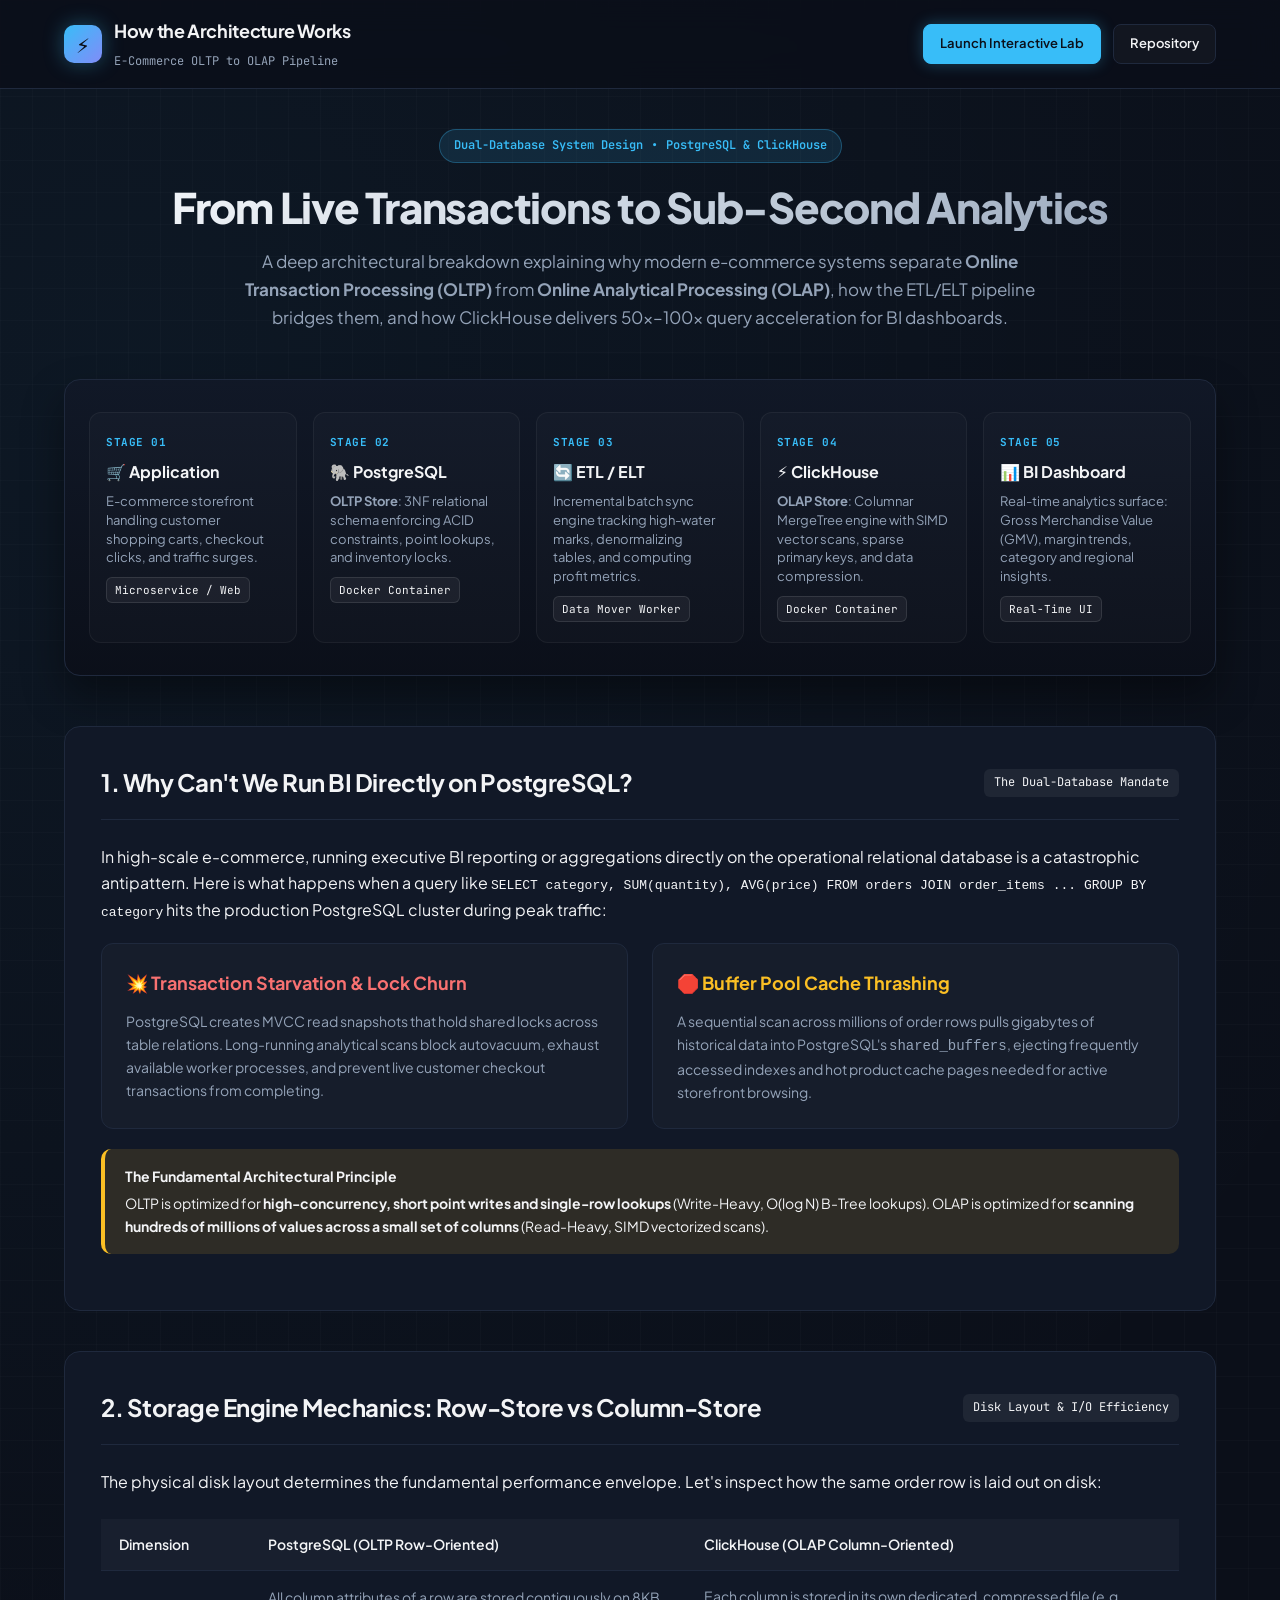
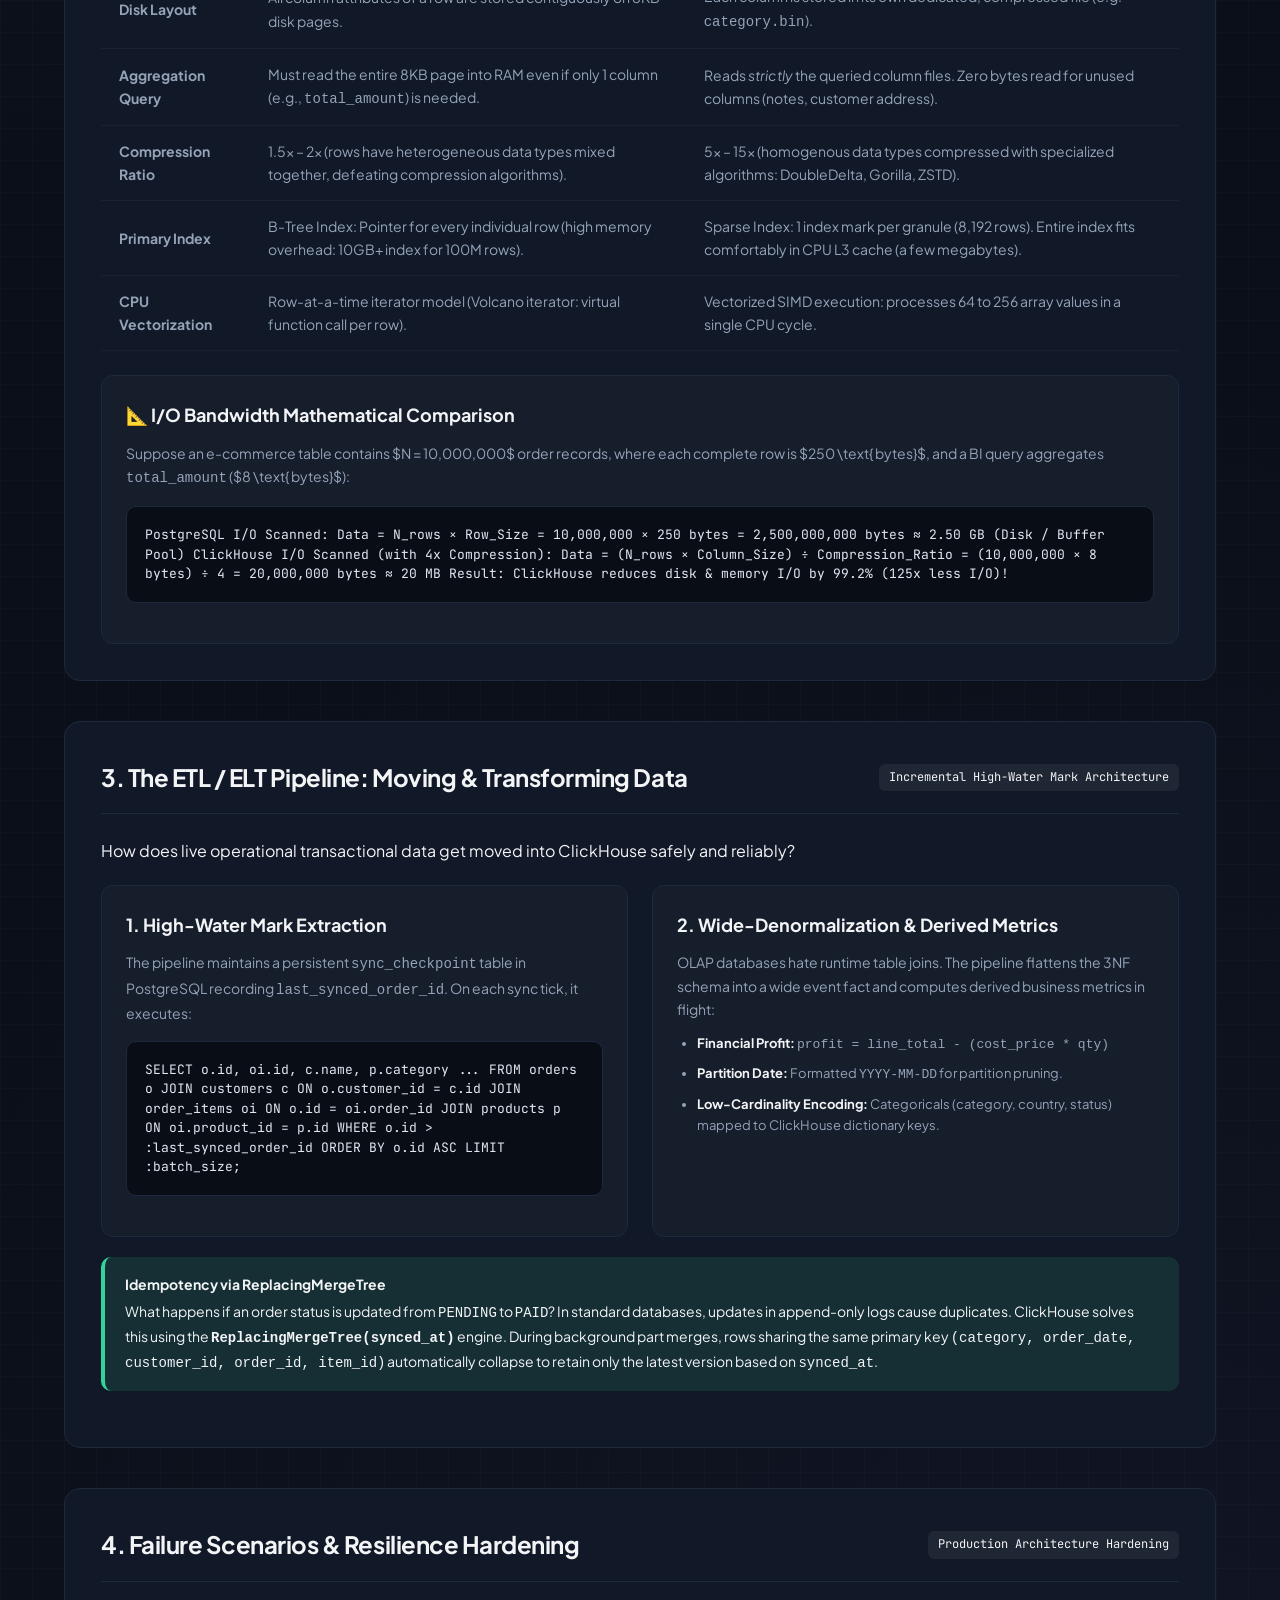
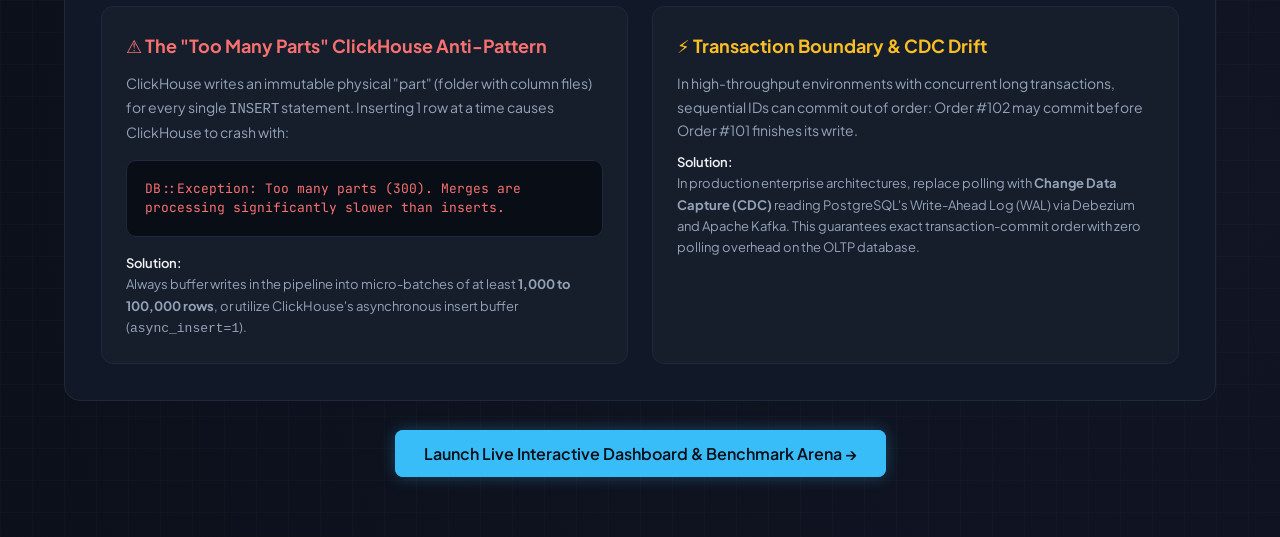
<file: ecommerce-oltp-olap/architecture.html>
<!doctype html>
<html lang="en">
<head>
  <meta charset="utf-8">
  <meta name="viewport" content="width=device-width, initial-scale=1">
  <meta name="description" content="In-depth system design guide on E-Commerce OLTP vs OLAP architecture, PostgreSQL transaction mechanics, ETL/ELT data pipelines, ClickHouse columnar execution, and BI insights.">
  <title>How the Architecture Works | E-Commerce OLTP to OLAP Pipeline</title>
  <link rel="preconnect" href="https://fonts.googleapis.com">
  <link rel="preconnect" href="https://fonts.gstatic.com" crossorigin>
  <link href="https://fonts.googleapis.com/css2?family=Plus+Jakarta+Sans:wght@400;500;600;700;800&family=JetBrains+Mono:wght@400;500;700&family=Fraunces:opsz,wght@9..144,500;9..144,600;9..144,700&display=swap" rel="stylesheet">
  <style>
    :root {
      --bg: #0b0f19;
      --card-bg: #111827;
      --card-border: #1f293d;
      --card-hover: #1e293b;
      --text-main: #f3f4f6;
      --text-muted: #94a3b8;
      --text-dim: #64748b;
      --primary: #38bdf8;
      --primary-dim: rgba(56, 189, 248, 0.12);
      --accent: #818cf8;
      --accent-dim: rgba(129, 140, 248, 0.12);
      --success: #34d399;
      --success-dim: rgba(52, 211, 153, 0.12);
      --warning: #fbbf24;
      --warning-dim: rgba(251, 191, 36, 0.12);
      --danger: #f87171;
      --font-sans: 'Plus Jakarta Sans', system-ui, -apple-system, sans-serif;
      --font-mono: 'JetBrains Mono', Consolas, monospace;
      --font-serif: 'Fraunces', Georgia, serif;
    }

    * { box-sizing: border-box; margin: 0; padding: 0; }

    body {
      background-color: var(--bg);
      background-image: 
        radial-gradient(circle at 10% 10%, rgba(56, 189, 248, 0.05) 0%, transparent 40%),
        radial-gradient(circle at 90% 90%, rgba(129, 140, 248, 0.05) 0%, transparent 40%),
        linear-gradient(rgba(255, 255, 255, 0.015) 1px, transparent 1px),
        linear-gradient(90deg, rgba(255, 255, 255, 0.015) 1px, transparent 1px);
      background-size: 100% 100%, 100% 100%, 32px 32px, 32px 32px;
      color: var(--text-main);
      font-family: var(--font-sans);
      line-height: 1.65;
      padding-bottom: 80px;
    }

    header {
      border-bottom: 1px solid var(--card-border);
      background: rgba(11, 15, 25, 0.85);
      backdrop-filter: blur(16px);
      position: sticky;
      top: 0;
      z-index: 50;
    }

    .header-inner {
      max-width: 1200px;
      margin: 0 auto;
      padding: 16px 24px;
      display: flex;
      align-items: center;
      justify-content: space-between;
    }

    .brand {
      display: flex;
      align-items: center;
      gap: 12px;
      text-decoration: none;
      color: inherit;
    }

    .brand-icon {
      width: 38px;
      height: 38px;
      border-radius: 10px;
      background: linear-gradient(135deg, #38bdf8, #818cf8);
      display: flex;
      align-items: center;
      justify-content: center;
      font-weight: 800;
      font-size: 20px;
      color: #0b0f19;
      box-shadow: 0 0 20px rgba(56, 189, 248, 0.35);
    }

    .brand-text h1 {
      font-size: 18px;
      font-weight: 700;
      letter-spacing: -0.02em;
    }

    .brand-text span {
      font-size: 12px;
      color: var(--text-muted);
      font-family: var(--font-mono);
    }

    .nav-links {
      display: flex;
      gap: 12px;
      align-items: center;
    }

    .nav-btn {
      padding: 8px 16px;
      border-radius: 8px;
      font-size: 13px;
      font-weight: 600;
      text-decoration: none;
      transition: all 0.2s;
      border: 1px solid var(--card-border);
      color: var(--text-main);
      background: rgba(255, 255, 255, 0.03);
    }

    .nav-btn:hover {
      background: rgba(255, 255, 255, 0.08);
      border-color: var(--text-dim);
    }

    .nav-btn.primary {
      background: var(--primary);
      color: #0b0f19;
      border-color: var(--primary);
      box-shadow: 0 0 15px rgba(56, 189, 248, 0.3);
    }

    .nav-btn.primary:hover {
      filter: brightness(1.1);
    }

    .container {
      max-width: 1200px;
      margin: 40px auto 0;
      padding: 0 24px;
    }

    .hero-section {
      text-align: center;
      margin-bottom: 48px;
    }

    .badge-pill {
      display: inline-flex;
      align-items: center;
      gap: 8px;
      padding: 6px 14px;
      border-radius: 9999px;
      font-size: 12px;
      font-family: var(--font-mono);
      font-weight: 600;
      background: var(--primary-dim);
      border: 1px solid rgba(56, 189, 248, 0.3);
      color: var(--primary);
      margin-bottom: 20px;
    }

    .hero-title {
      font-size: 42px;
      font-weight: 800;
      letter-spacing: -0.03em;
      line-height: 1.15;
      margin-bottom: 16px;
      background: linear-gradient(135deg, #f8fafc 0%, #cbd5e1 50%, #94a3b8 100%);
      -webkit-background-clip: text;
      -webkit-text-fill-color: transparent;
    }

    .hero-subtitle {
      max-width: 820px;
      margin: 0 auto;
      font-size: 17px;
      color: var(--text-muted);
    }

    /* Architecture Pipeline Flow Banner */
    .flow-banner {
      background: linear-gradient(180deg, rgba(17, 24, 39, 0.95), rgba(11, 15, 25, 0.95));
      border: 1px solid var(--card-border);
      border-radius: 16px;
      padding: 32px 24px;
      margin-bottom: 50px;
      box-shadow: 0 20px 40px rgba(0, 0, 0, 0.4);
    }

    .flow-grid {
      display: grid;
      grid-template-columns: repeat(5, 1fr);
      gap: 16px;
      position: relative;
    }

    @media (max-width: 992px) {
      .flow-grid {
        grid-template-columns: 1fr;
      }
    }

    .flow-step {
      background: rgba(255, 255, 255, 0.02);
      border: 1px solid rgba(255, 255, 255, 0.05);
      border-radius: 12px;
      padding: 20px 16px;
      position: relative;
      transition: all 0.25s;
    }

    .flow-step:hover {
      transform: translateY(-3px);
      border-color: var(--primary);
      box-shadow: 0 8px 24px rgba(56, 189, 248, 0.15);
    }

    .step-number {
      font-family: var(--font-mono);
      font-size: 11px;
      font-weight: 700;
      color: var(--primary);
      text-transform: uppercase;
      letter-spacing: 0.05em;
      margin-bottom: 8px;
    }

    .step-title {
      font-size: 16px;
      font-weight: 700;
      margin-bottom: 6px;
      display: flex;
      align-items: center;
      gap: 8px;
    }

    .step-desc {
      font-size: 13px;
      color: var(--text-muted);
      line-height: 1.45;
    }

    .step-tag {
      display: inline-block;
      margin-top: 10px;
      font-size: 11px;
      font-family: var(--font-mono);
      padding: 3px 8px;
      border-radius: 6px;
      background: rgba(255, 255, 255, 0.05);
      border: 1px solid rgba(255, 255, 255, 0.1);
    }

    /* Section Styles */
    .section-card {
      background: var(--card-bg);
      border: 1px solid var(--card-border);
      border-radius: 16px;
      padding: 36px;
      margin-bottom: 40px;
    }

    .section-header {
      display: flex;
      align-items: center;
      justify-content: space-between;
      margin-bottom: 24px;
      border-bottom: 1px solid var(--card-border);
      padding-bottom: 16px;
    }

    .section-title {
      font-size: 24px;
      font-weight: 700;
      letter-spacing: -0.02em;
    }

    .section-badge {
      font-size: 12px;
      font-family: var(--font-mono);
      padding: 4px 10px;
      border-radius: 6px;
      background: rgba(255, 255, 255, 0.06);
    }

    /* Comparison Matrix */
    .table-container {
      overflow-x: auto;
      margin: 24px 0;
    }

    table {
      width: 100%;
      border-collapse: collapse;
      text-align: left;
      font-size: 14px;
    }

    th {
      background: rgba(255, 255, 255, 0.03);
      padding: 14px 18px;
      font-weight: 600;
      border-bottom: 1px solid var(--card-border);
      color: var(--text-main);
    }

    td {
      padding: 14px 18px;
      border-bottom: 1px solid rgba(255, 255, 255, 0.04);
      color: var(--text-muted);
    }

    tr:hover td {
      background: rgba(255, 255, 255, 0.02);
    }

    .highlight-oltp {
      color: #60a5fa;
      font-weight: 600;
    }

    .highlight-olap {
      color: #34d399;
      font-weight: 600;
    }

    /* Code & Callout Blocks */
    .code-box {
      background: #090d16;
      border: 1px solid var(--card-border);
      border-radius: 10px;
      padding: 18px;
      font-family: var(--font-mono);
      font-size: 13px;
      overflow-x: auto;
      color: #e2e8f0;
      margin: 16px 0;
      line-height: 1.5;
    }

    .callout {
      padding: 16px 20px;
      border-radius: 10px;
      margin: 20px 0;
      font-size: 14px;
      border-left: 4px solid var(--primary);
      background: var(--primary-dim);
    }

    .callout.warning {
      border-left-color: var(--warning);
      background: var(--warning-dim);
    }

    .callout.success {
      border-left-color: var(--success);
      background: var(--success-dim);
    }

    .callout-title {
      font-weight: 700;
      color: var(--text-main);
      margin-bottom: 4px;
    }

    .grid-2 {
      display: grid;
      grid-template-columns: 1fr 1fr;
      gap: 24px;
    }

    @media (max-width: 768px) {
      .grid-2 {
        grid-template-columns: 1fr;
      }
    }

    .sub-card {
      background: rgba(255, 255, 255, 0.02);
      border: 1px solid var(--card-border);
      border-radius: 12px;
      padding: 24px;
    }

    .sub-card h3 {
      font-size: 18px;
      font-weight: 700;
      margin-bottom: 12px;
      display: flex;
      align-items: center;
      gap: 8px;
    }

    ul, ol {
      padding-left: 20px;
      margin: 12px 0;
      color: var(--text-muted);
    }

    li {
      margin-bottom: 8px;
    }

    li strong {
      color: var(--text-main);
    }
  </style>
</head>
<body>

  <header>
    <div class="header-inner">
      <a href="/architecture" class="brand" id="brand-link">
        <div class="brand-icon">⚡</div>
        <div class="brand-text">
          <h1>How the Architecture Works</h1>
          <span>E-Commerce OLTP to OLAP Pipeline</span>
        </div>
      </a>
      <div class="nav-links">
        <a href="/dashboard" class="nav-btn primary" id="btn-live-dashboard">Launch Interactive Lab</a>
        <a href="https://github.com" target="_blank" class="nav-btn" id="btn-repo-link">Repository</a>
      </div>
    </div>
  </header>

  <div class="container">

    <!-- Hero Title -->
    <div class="hero-section">
      <div class="badge-pill">
        <span>Dual-Database System Design</span>
        <span>•</span>
        <span>PostgreSQL &amp; ClickHouse</span>
      </div>
      <h1 class="hero-title">From Live Transactions to Sub-Second Analytics</h1>
      <p class="hero-subtitle">
        A deep architectural breakdown explaining why modern e-commerce systems separate 
        <strong>Online Transaction Processing (OLTP)</strong> from <strong>Online Analytical Processing (OLAP)</strong>, 
        how the ETL/ELT pipeline bridges them, and how ClickHouse delivers 50x–100x query acceleration for BI dashboards.
      </p>
    </div>

    <!-- 5-Stage Architecture Flow Visualizer -->
    <div class="flow-banner">
      <div class="flow-grid">
        <!-- Stage 1 -->
        <div class="flow-step" id="flow-app">
          <div class="step-number">Stage 01</div>
          <div class="step-title">🛒 Application</div>
          <p class="step-desc">
            E-commerce storefront handling customer shopping carts, checkout clicks, and traffic surges.
          </p>
          <div class="step-tag">Microservice / Web</div>
        </div>

        <!-- Stage 2 -->
        <div class="flow-step" id="flow-postgres">
          <div class="step-number">Stage 02</div>
          <div class="step-title">🐘 PostgreSQL</div>
          <p class="step-desc">
            <strong>OLTP Store</strong>: 3NF relational schema enforcing ACID constraints, point lookups, and inventory locks.
          </p>
          <div class="step-tag">Docker Container</div>
        </div>

        <!-- Stage 3 -->
        <div class="flow-step" id="flow-pipeline">
          <div class="step-number">Stage 03</div>
          <div class="step-title">🔄 ETL / ELT</div>
          <p class="step-desc">
            Incremental batch sync engine tracking high-water marks, denormalizing tables, and computing profit metrics.
          </p>
          <div class="step-tag">Data Mover Worker</div>
        </div>

        <!-- Stage 4 -->
        <div class="flow-step" id="flow-clickhouse">
          <div class="step-number">Stage 04</div>
          <div class="step-title">⚡ ClickHouse</div>
          <p class="step-desc">
            <strong>OLAP Store</strong>: Columnar MergeTree engine with SIMD vector scans, sparse primary keys, and data compression.
          </p>
          <div class="step-tag">Docker Container</div>
        </div>

        <!-- Stage 5 -->
        <div class="flow-step" id="flow-bi">
          <div class="step-number">Stage 05</div>
          <div class="step-title">📊 BI Dashboard</div>
          <p class="step-desc">
            Real-time analytics surface: Gross Merchandise Value (GMV), margin trends, category and regional insights.
          </p>
          <div class="step-tag">Real-Time UI</div>
        </div>
      </div>
    </div>

    <!-- Section 1: The Core Problem -->
    <div class="section-card" id="sec-problem">
      <div class="section-header">
        <h2 class="section-title">1. Why Can't We Run BI Directly on PostgreSQL?</h2>
        <span class="section-badge">The Dual-Database Mandate</span>
      </div>
      <p>
        In high-scale e-commerce, running executive BI reporting or aggregations directly on the operational 
        relational database is a catastrophic antipattern. Here is what happens when a query like 
        <code>SELECT category, SUM(quantity), AVG(price) FROM orders JOIN order_items ... GROUP BY category</code> 
        hits the production PostgreSQL cluster during peak traffic:
      </p>

      <div class="grid-2" style="margin-top: 20px;">
        <div class="sub-card">
          <h3 style="color: var(--danger);">💥 Transaction Starvation &amp; Lock Churn</h3>
          <p style="color: var(--text-muted); font-size: 14px;">
            PostgreSQL creates MVCC read snapshots that hold shared locks across table relations. Long-running analytical scans 
            block autovacuum, exhaust available worker processes, and prevent live customer checkout transactions from completing.
          </p>
        </div>
        <div class="sub-card">
          <h3 style="color: var(--warning);">🛑 Buffer Pool Cache Thrashing</h3>
          <p style="color: var(--text-muted); font-size: 14px;">
            A sequential scan across millions of order rows pulls gigabytes of historical data into PostgreSQL's <code>shared_buffers</code>, 
            ejecting frequently accessed indexes and hot product cache pages needed for active storefront browsing.
          </p>
        </div>
      </div>

      <div class="callout warning">
        <div class="callout-title">The Fundamental Architectural Principle</div>
        OLTP is optimized for <strong>high-concurrency, short point writes and single-row lookups</strong> (Write-Heavy, O(log N) B-Tree lookups). 
        OLAP is optimized for <strong>scanning hundreds of millions of values across a small set of columns</strong> (Read-Heavy, SIMD vectorized scans).
      </div>
    </div>

    <!-- Section 2: Storage Engine Internals (Row vs Column) -->
    <div class="section-card" id="sec-storage">
      <div class="section-header">
        <h2 class="section-title">2. Storage Engine Mechanics: Row-Store vs Column-Store</h2>
        <span class="section-badge">Disk Layout &amp; I/O Efficiency</span>
      </div>

      <p>
        The physical disk layout determines the fundamental performance envelope. Let's inspect how the same order row is laid out on disk:
      </p>

      <div class="table-container">
        <table>
          <thead>
            <tr>
              <th>Dimension</th>
              <th>PostgreSQL (OLTP Row-Oriented)</th>
              <th>ClickHouse (OLAP Column-Oriented)</th>
            </tr>
          </thead>
          <tbody>
            <tr>
              <td><strong>Disk Layout</strong></td>
              <td>All column attributes of a row are stored contiguously on 8KB disk pages.</td>
              <td>Each column is stored in its own dedicated, compressed file (e.g. <code>category.bin</code>).</td>
            </tr>
            <tr>
              <td><strong>Aggregation Query</strong></td>
              <td>Must read the entire 8KB page into RAM even if only 1 column (e.g., <code>total_amount</code>) is needed.</td>
              <td>Reads <em>strictly</em> the queried column files. Zero bytes read for unused columns (notes, customer address).</td>
            </tr>
            <tr>
              <td><strong>Compression Ratio</strong></td>
              <td>1.5x – 2x (rows have heterogeneous data types mixed together, defeating compression algorithms).</td>
              <td>5x – 15x (homogenous data types compressed with specialized algorithms: DoubleDelta, Gorilla, ZSTD).</td>
            </tr>
            <tr>
              <td><strong>Primary Index</strong></td>
              <td>B-Tree Index: Pointer for every individual row (high memory overhead: 10GB+ index for 100M rows).</td>
              <td>Sparse Index: 1 index mark per granule (8,192 rows). Entire index fits comfortably in CPU L3 cache (a few megabytes).</td>
            </tr>
            <tr>
              <td><strong>CPU Vectorization</strong></td>
              <td>Row-at-a-time iterator model (Volcano iterator: virtual function call per row).</td>
              <td>Vectorized SIMD execution: processes 64 to 256 array values in a single CPU cycle.</td>
            </tr>
          </tbody>
        </table>
      </div>

      <!-- Mathematical formula comparison -->
      <div class="sub-card" style="margin-top: 24px;">
        <h3>📐 I/O Bandwidth Mathematical Comparison</h3>
        <p style="font-size: 14px; color: var(--text-muted); margin-bottom: 12px;">
          Suppose an e-commerce table contains $N = 10,000,000$ order records, where each complete row is $250 \text{ bytes}$, and a BI query aggregates <code>total_amount</code> ($8 \text{ bytes}$):
        </p>
        <div class="code-box">
PostgreSQL I/O Scanned:
  Data = N_rows × Row_Size
       = 10,000,000 × 250 bytes = 2,500,000,000 bytes ≈ 2.50 GB (Disk / Buffer Pool)

ClickHouse I/O Scanned (with 4x Compression):
  Data = (N_rows × Column_Size) ÷ Compression_Ratio
       = (10,000,000 × 8 bytes) ÷ 4 = 20,000,000 bytes ≈ 20 MB

Result: ClickHouse reduces disk & memory I/O by 99.2% (125x less I/O)!
        </div>
      </div>
    </div>

    <!-- Section 3: The ETL / ELT Synchronization Pipeline -->
    <div class="section-card" id="sec-pipeline">
      <div class="section-header">
        <h2 class="section-title">3. The ETL / ELT Pipeline: Moving &amp; Transforming Data</h2>
        <span class="section-badge">Incremental High-Water Mark Architecture</span>
      </div>

      <p>
        How does live operational transactional data get moved into ClickHouse safely and reliably?
      </p>

      <div class="grid-2" style="margin-top: 20px;">
        <div class="sub-card">
          <h3>1. High-Water Mark Extraction</h3>
          <p style="font-size: 14px; color: var(--text-muted);">
            The pipeline maintains a persistent <code>sync_checkpoint</code> table in PostgreSQL recording <code>last_synced_order_id</code>. 
            On each sync tick, it executes:
          </p>
          <div class="code-box">
SELECT o.id, oi.id, c.name, p.category ...
FROM orders o
JOIN customers c ON o.customer_id = c.id
JOIN order_items oi ON o.id = oi.order_id
JOIN products p ON oi.product_id = p.id
WHERE o.id > :last_synced_order_id
ORDER BY o.id ASC LIMIT :batch_size;
          </div>
        </div>

        <div class="sub-card">
          <h3>2. Wide-Denormalization &amp; Derived Metrics</h3>
          <p style="font-size: 14px; color: var(--text-muted);">
            OLAP databases hate runtime table joins. The pipeline flattens the 3NF schema into a wide event fact and computes derived business metrics in flight:
          </p>
          <ul style="font-size: 13px;">
            <li><strong>Financial Profit:</strong> <code>profit = line_total - (cost_price * qty)</code></li>
            <li><strong>Partition Date:</strong> Formatted <code>YYYY-MM-DD</code> for partition pruning.</li>
            <li><strong>Low-Cardinality Encoding:</strong> Categoricals (category, country, status) mapped to ClickHouse dictionary keys.</li>
          </ul>
        </div>
      </div>

      <div class="callout success">
        <div class="callout-title">Idempotency via ReplacingMergeTree</div>
        What happens if an order status is updated from <code>PENDING</code> to <code>PAID</code>? In standard databases, updates in append-only logs cause duplicates. 
        ClickHouse solves this using the <strong><code>ReplacingMergeTree(synced_at)</code></strong> engine. During background part merges, rows sharing the same primary key 
        <code>(category, order_date, customer_id, order_id, item_id)</code> automatically collapse to retain only the latest version based on <code>synced_at</code>.
      </div>
    </div>

    <!-- Section 4: Production Best Practices & Failure Modes -->
    <div class="section-card" id="sec-failure-modes">
      <div class="section-header">
        <h2 class="section-title">4. Failure Scenarios &amp; Resilience Hardening</h2>
        <span class="section-badge">Production Architecture Hardening</span>
      </div>

      <div class="grid-2">
        <div class="sub-card">
          <h3 style="color: var(--danger);">⚠️ The "Too Many Parts" ClickHouse Anti-Pattern</h3>
          <p style="font-size: 14px; color: var(--text-muted);">
            ClickHouse writes an immutable physical "part" (folder with column files) for every single <code>INSERT</code> statement. 
            Inserting 1 row at a time causes ClickHouse to crash with:
          </p>
          <div class="code-box" style="color: var(--danger);">
DB::Exception: Too many parts (300). Merges are processing significantly slower than inserts.
          </div>
          <p style="font-size: 13px; color: var(--text-main); font-weight: 600;">Solution:</p>
          <p style="font-size: 13px; color: var(--text-muted);">
            Always buffer writes in the pipeline into micro-batches of at least <strong>1,000 to 100,000 rows</strong>, or utilize ClickHouse's asynchronous insert buffer (<code>async_insert=1</code>).
          </p>
        </div>

        <div class="sub-card">
          <h3 style="color: var(--warning);">⚡ Transaction Boundary &amp; CDC Drift</h3>
          <p style="font-size: 14px; color: var(--text-muted);">
            In high-throughput environments with concurrent long transactions, sequential IDs can commit out of order:
            Order #102 may commit before Order #101 finishes its write.
          </p>
          <p style="font-size: 13px; color: var(--text-main); font-weight: 600; margin-top: 10px;">Solution:</p>
          <p style="font-size: 13px; color: var(--text-muted);">
            In production enterprise architectures, replace polling with <strong>Change Data Capture (CDC)</strong> reading PostgreSQL's Write-Ahead Log (WAL) 
            via Debezium and Apache Kafka. This guarantees exact transaction-commit order with zero polling overhead on the OLTP database.
          </p>
        </div>
      </div>
    </div>

    <!-- Quick Links Footer -->
    <div style="text-align: center; margin-top: 40px;">
      <a href="/dashboard" class="nav-btn primary" style="font-size: 16px; padding: 12px 28px;" id="btn-bottom-dashboard">
        Launch Live Interactive Dashboard &amp; Benchmark Arena →
      </a>
    </div>

  </div>

</body>
</html>
</file>
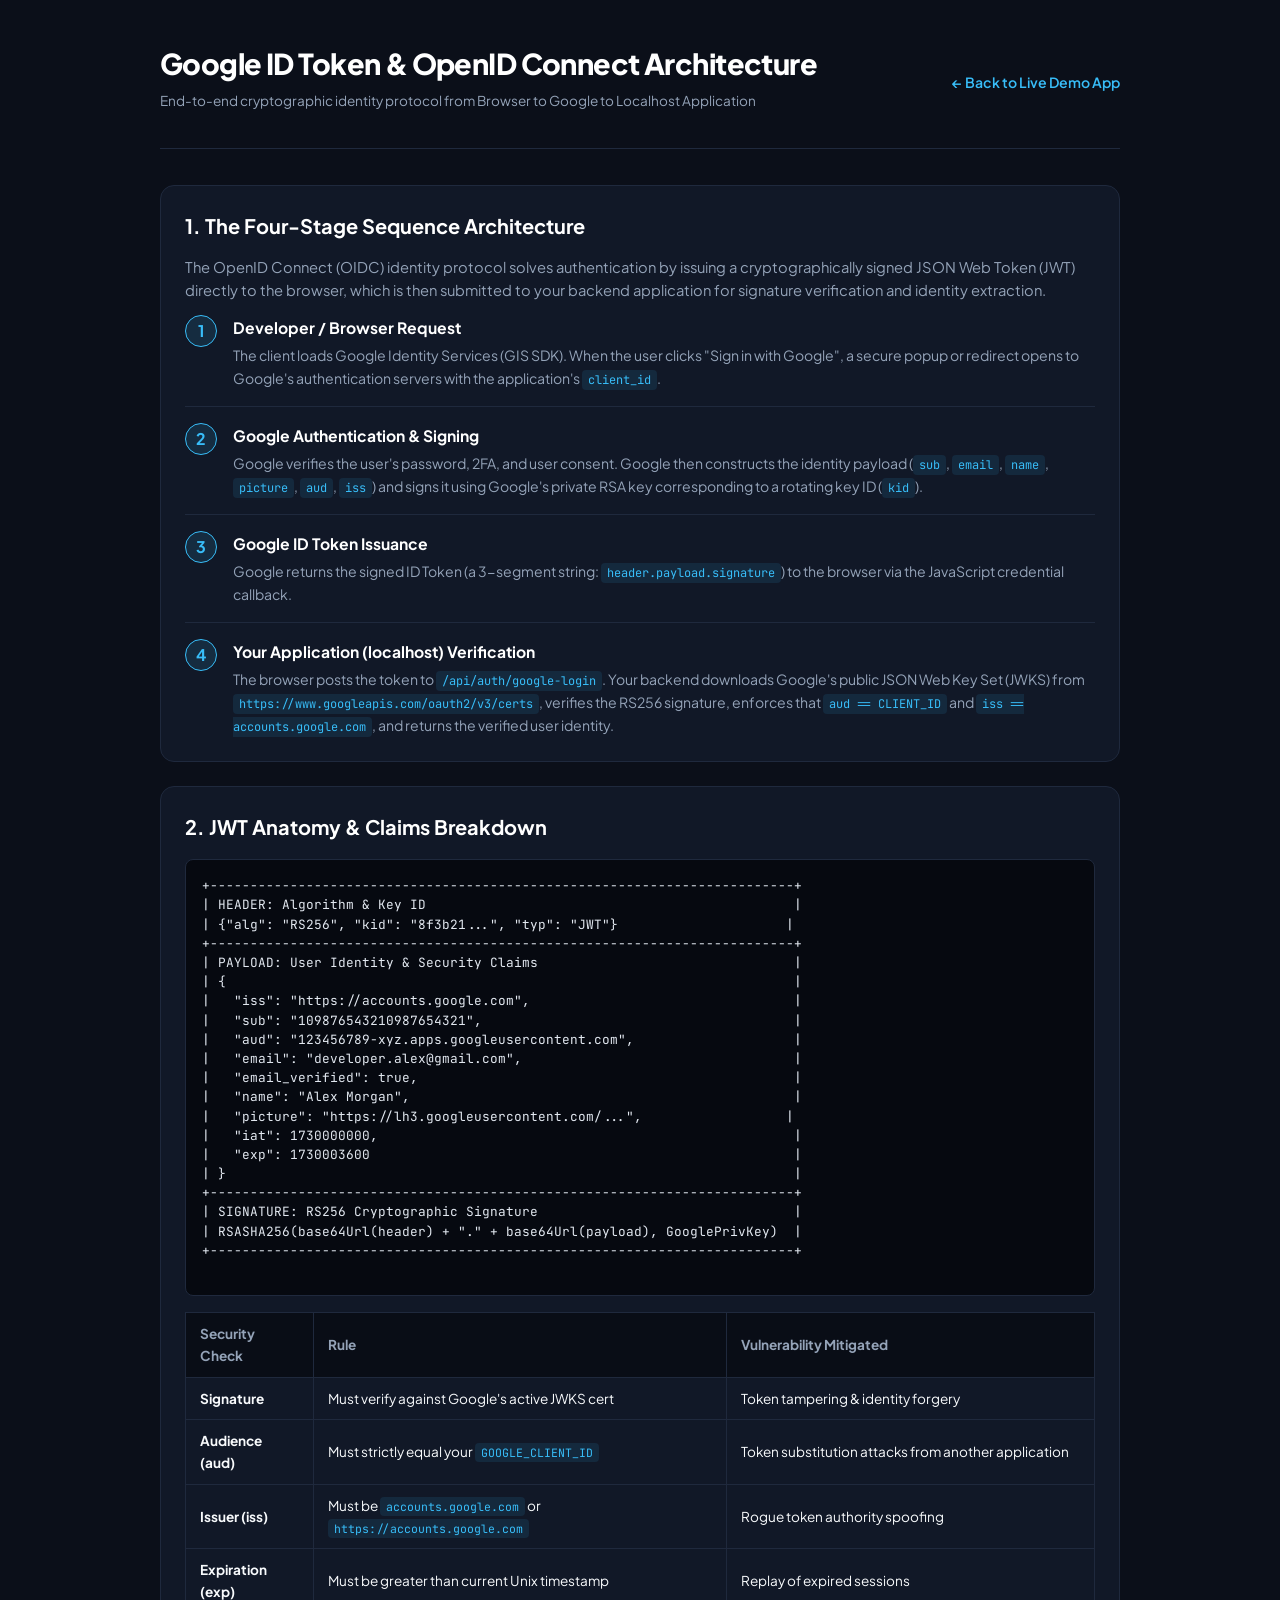
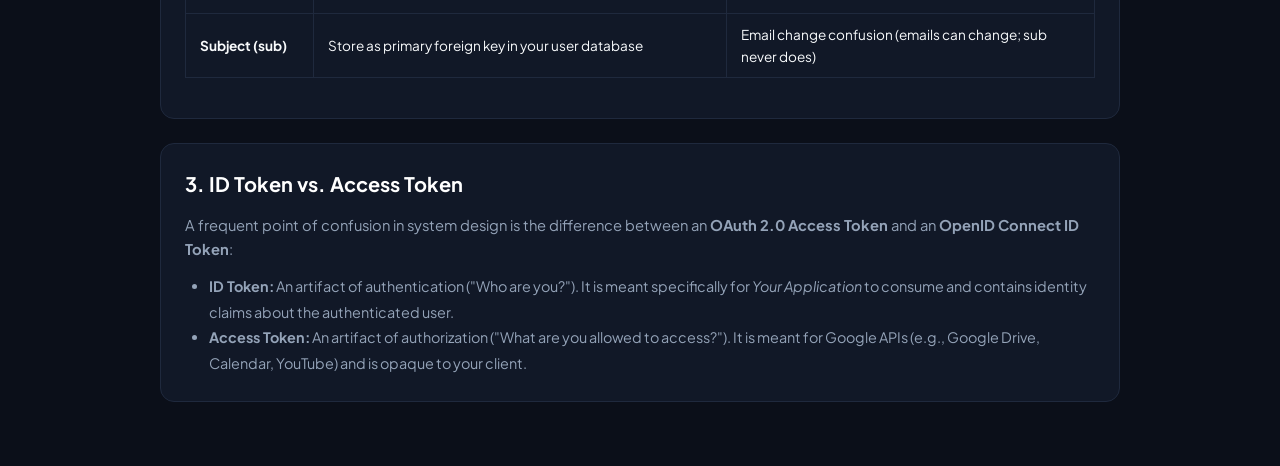
<file: google-id-token-auth/architecture.html>
<!doctype html>
<html lang="en">
<head>
  <meta charset="utf-8">
  <meta name="viewport" content="width=device-width, initial-scale=1">
  <title>Architecture & Security Spec | Google ID Token Identity</title>
  <link rel="preconnect" href="https://fonts.googleapis.com">
  <link rel="preconnect" href="https://fonts.gstatic.com" crossorigin>
  <link href="https://fonts.googleapis.com/css2?family=Plus+Jakarta+Sans:wght@400;500;600;700;800&family=JetBrains+Mono:wght@400;500;600;700&display=swap" rel="stylesheet">
  <style>
    :root {
      --bg: #0b0f19;
      --card-bg: #111827;
      --card-border: #1f293d;
      --text-main: #f8fafc;
      --text-muted: #94a3b8;
      --text-dim: #64748b;
      --primary: #38bdf8;
      --accent: #818cf8;
      --success: #10b981;
      --warning: #f59e0b;
      --danger: #ef4444;
      --font-sans: 'Plus Jakarta Sans', system-ui, sans-serif;
      --font-mono: 'JetBrains Mono', Consolas, monospace;
    }
    * { box-sizing: border-box; margin: 0; padding: 0; }
    body {
      background: var(--bg);
      color: var(--text-main);
      font-family: var(--font-sans);
      line-height: 1.6;
      padding: 40px 20px;
    }
    .container {
      max-width: 960px;
      margin: 0 auto;
    }
    header {
      margin-bottom: 36px;
      border-bottom: 1px solid var(--card-border);
      padding-bottom: 24px;
      display: flex;
      justify-content: space-between;
      align-items: center;
    }
    h1 {
      font-size: 1.8rem;
      font-weight: 800;
      color: #fff;
      letter-spacing: -0.02em;
    }
    .back-link {
      color: var(--primary);
      text-decoration: none;
      font-size: 0.88rem;
      font-weight: 600;
      display: inline-flex;
      align-items: center;
      gap: 6px;
    }
    .back-link:hover { text-decoration: underline; }
    .card {
      background: var(--card-bg);
      border: 1px solid var(--card-border);
      border-radius: 14px;
      padding: 24px;
      margin-bottom: 24px;
    }
    h2 {
      font-size: 1.25rem;
      margin-bottom: 14px;
      color: #fff;
    }
    p { margin-bottom: 12px; color: var(--text-muted); font-size: 0.92rem; }
    code {
      font-family: var(--font-mono);
      color: var(--primary);
      background: rgba(56, 189, 248, 0.1);
      padding: 2px 6px;
      border-radius: 4px;
      font-size: 0.85em;
    }
    pre {
      background: #060910;
      border: 1px solid var(--card-border);
      border-radius: 8px;
      padding: 16px;
      overflow-x: auto;
      font-family: var(--font-mono);
      font-size: 0.8rem;
      color: #e2e8f0;
      margin: 16px 0;
      line-height: 1.5;
    }
    .seq-step {
      display: flex;
      gap: 16px;
      margin-bottom: 16px;
      padding-bottom: 16px;
      border-bottom: 1px solid var(--card-border);
    }
    .seq-step:last-child { border-bottom: none; margin-bottom: 0; padding-bottom: 0; }
    .seq-num {
      width: 32px;
      height: 32px;
      border-radius: 50%;
      background: rgba(56, 189, 248, 0.12);
      border: 1px solid var(--primary);
      color: var(--primary);
      display: flex;
      align-items: center;
      justify-content: center;
      font-weight: 700;
      flex-shrink: 0;
    }
    .seq-body h3 { font-size: 0.98rem; margin-bottom: 4px; color: #fff; }
    .seq-body p { font-size: 0.88rem; margin-bottom: 0; }
    .table {
      width: 100%;
      border-collapse: collapse;
      margin: 16px 0;
      font-size: 0.85rem;
    }
    .table th, .table td {
      border: 1px solid var(--card-border);
      padding: 10px 14px;
      text-align: left;
    }
    .table th { background: #090d16; color: var(--text-muted); }
  </style>
</head>
<body>
  <div class="container">
    <header>
      <div>
        <h1>Google ID Token & OpenID Connect Architecture</h1>
        <p style="margin-top: 4px; color: var(--text-muted); font-size: 0.85rem;">
          End-to-end cryptographic identity protocol from Browser to Google to Localhost Application
        </p>
      </div>
      <a href="/" class="back-link">&larr; Back to Live Demo App</a>
    </header>

    <div class="card">
      <h2>1. The Four-Stage Sequence Architecture</h2>
      <p>
        The OpenID Connect (OIDC) identity protocol solves authentication by issuing a cryptographically signed JSON Web Token (JWT) directly to the browser, which is then submitted to your backend application for signature verification and identity extraction.
      </p>

      <div class="seq-step">
        <div class="seq-num">1</div>
        <div class="seq-body">
          <h3>Developer / Browser Request</h3>
          <p>The client loads Google Identity Services (GIS SDK). When the user clicks "Sign in with Google", a secure popup or redirect opens to Google's authentication servers with the application's <code>client_id</code>.</p>
        </div>
      </div>

      <div class="seq-step">
        <div class="seq-num">2</div>
        <div class="seq-body">
          <h3>Google Authentication & Signing</h3>
          <p>Google verifies the user's password, 2FA, and user consent. Google then constructs the identity payload (<code>sub</code>, <code>email</code>, <code>name</code>, <code>picture</code>, <code>aud</code>, <code>iss</code>) and signs it using Google's private RSA key corresponding to a rotating key ID (<code>kid</code>).</p>
        </div>
      </div>

      <div class="seq-step">
        <div class="seq-num">3</div>
        <div class="seq-body">
          <h3>Google ID Token Issuance</h3>
          <p>Google returns the signed ID Token (a 3-segment string: <code>header.payload.signature</code>) to the browser via the JavaScript credential callback.</p>
        </div>
      </div>

      <div class="seq-step">
        <div class="seq-num">4</div>
        <div class="seq-body">
          <h3>Your Application (localhost) Verification</h3>
          <p>The browser posts the token to <code>/api/auth/google-login</code>. Your backend downloads Google's public JSON Web Key Set (JWKS) from <code>https://www.googleapis.com/oauth2/v3/certs</code>, verifies the RS256 signature, enforces that <code>aud == CLIENT_ID</code> and <code>iss == accounts.google.com</code>, and returns the verified user identity.</p>
        </div>
      </div>
    </div>

    <div class="card">
      <h2>2. JWT Anatomy & Claims Breakdown</h2>
      <pre>
+-------------------------------------------------------------------------+
| HEADER: Algorithm & Key ID                                              |
| {"alg": "RS256", "kid": "8f3b21...", "typ": "JWT"}                     |
+-------------------------------------------------------------------------+
| PAYLOAD: User Identity & Security Claims                                |
| {                                                                       |
|   "iss": "https://accounts.google.com",                                 |
|   "sub": "109876543210987654321",                                       |
|   "aud": "123456789-xyz.apps.googleusercontent.com",                    |
|   "email": "developer.alex@gmail.com",                                  |
|   "email_verified": true,                                               |
|   "name": "Alex Morgan",                                                |
|   "picture": "https://lh3.googleusercontent.com/...",                  |
|   "iat": 1730000000,                                                    |
|   "exp": 1730003600                                                     |
| }                                                                       |
+-------------------------------------------------------------------------+
| SIGNATURE: RS256 Cryptographic Signature                                |
| RSASHA256(base64Url(header) + "." + base64Url(payload), GooglePrivKey)  |
+-------------------------------------------------------------------------+
      </pre>

      <table class="table">
        <thead>
          <tr>
            <th>Security Check</th>
            <th>Rule</th>
            <th>Vulnerability Mitigated</th>
          </tr>
        </thead>
        <tbody>
          <tr>
            <td><strong>Signature</strong></td>
            <td>Must verify against Google's active JWKS cert</td>
            <td>Token tampering & identity forgery</td>
          </tr>
          <tr>
            <td><strong>Audience (aud)</strong></td>
            <td>Must strictly equal your <code>GOOGLE_CLIENT_ID</code></td>
            <td>Token substitution attacks from another application</td>
          </tr>
          <tr>
            <td><strong>Issuer (iss)</strong></td>
            <td>Must be <code>accounts.google.com</code> or <code>https://accounts.google.com</code></td>
            <td>Rogue token authority spoofing</td>
          </tr>
          <tr>
            <td><strong>Expiration (exp)</strong></td>
            <td>Must be greater than current Unix timestamp</td>
            <td>Replay of expired sessions</td>
          </tr>
          <tr>
            <td><strong>Subject (sub)</strong></td>
            <td>Store as primary foreign key in your user database</td>
            <td>Email change confusion (emails can change; sub never does)</td>
          </tr>
        </tbody>
      </table>
    </div>

    <div class="card">
      <h2>3. ID Token vs. Access Token</h2>
      <p>
        A frequent point of confusion in system design is the difference between an <strong>OAuth 2.0 Access Token</strong> and an <strong>OpenID Connect ID Token</strong>:
      </p>
      <ul style="padding-left: 24px; color: var(--text-muted); font-size: 0.9rem; line-height: 1.8;">
        <li><strong>ID Token:</strong> An artifact of authentication ("Who are you?"). It is meant specifically for <em>Your Application</em> to consume and contains identity claims about the authenticated user.</li>
        <li><strong>Access Token:</strong> An artifact of authorization ("What are you allowed to access?"). It is meant for Google APIs (e.g., Google Drive, Calendar, YouTube) and is opaque to your client.</li>
      </ul>
    </div>
  </div>
</body>
</html>
</file>
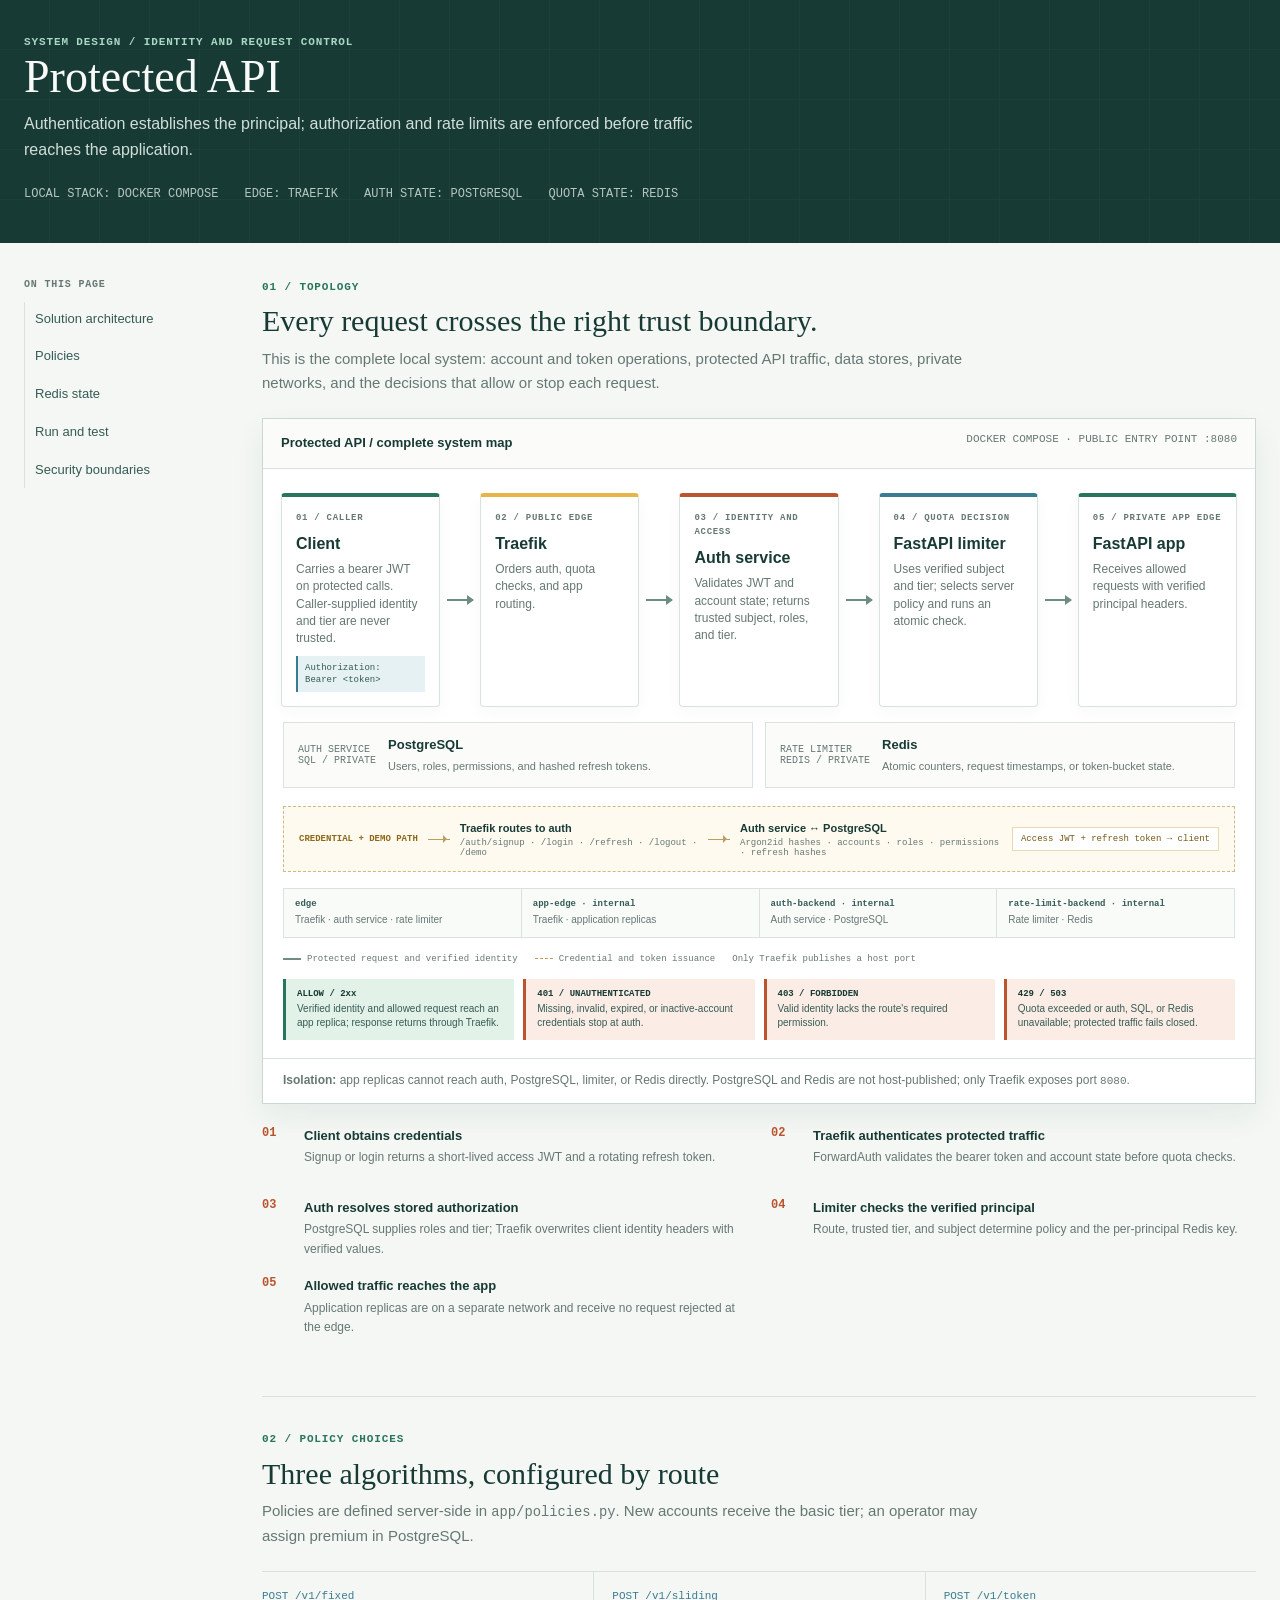
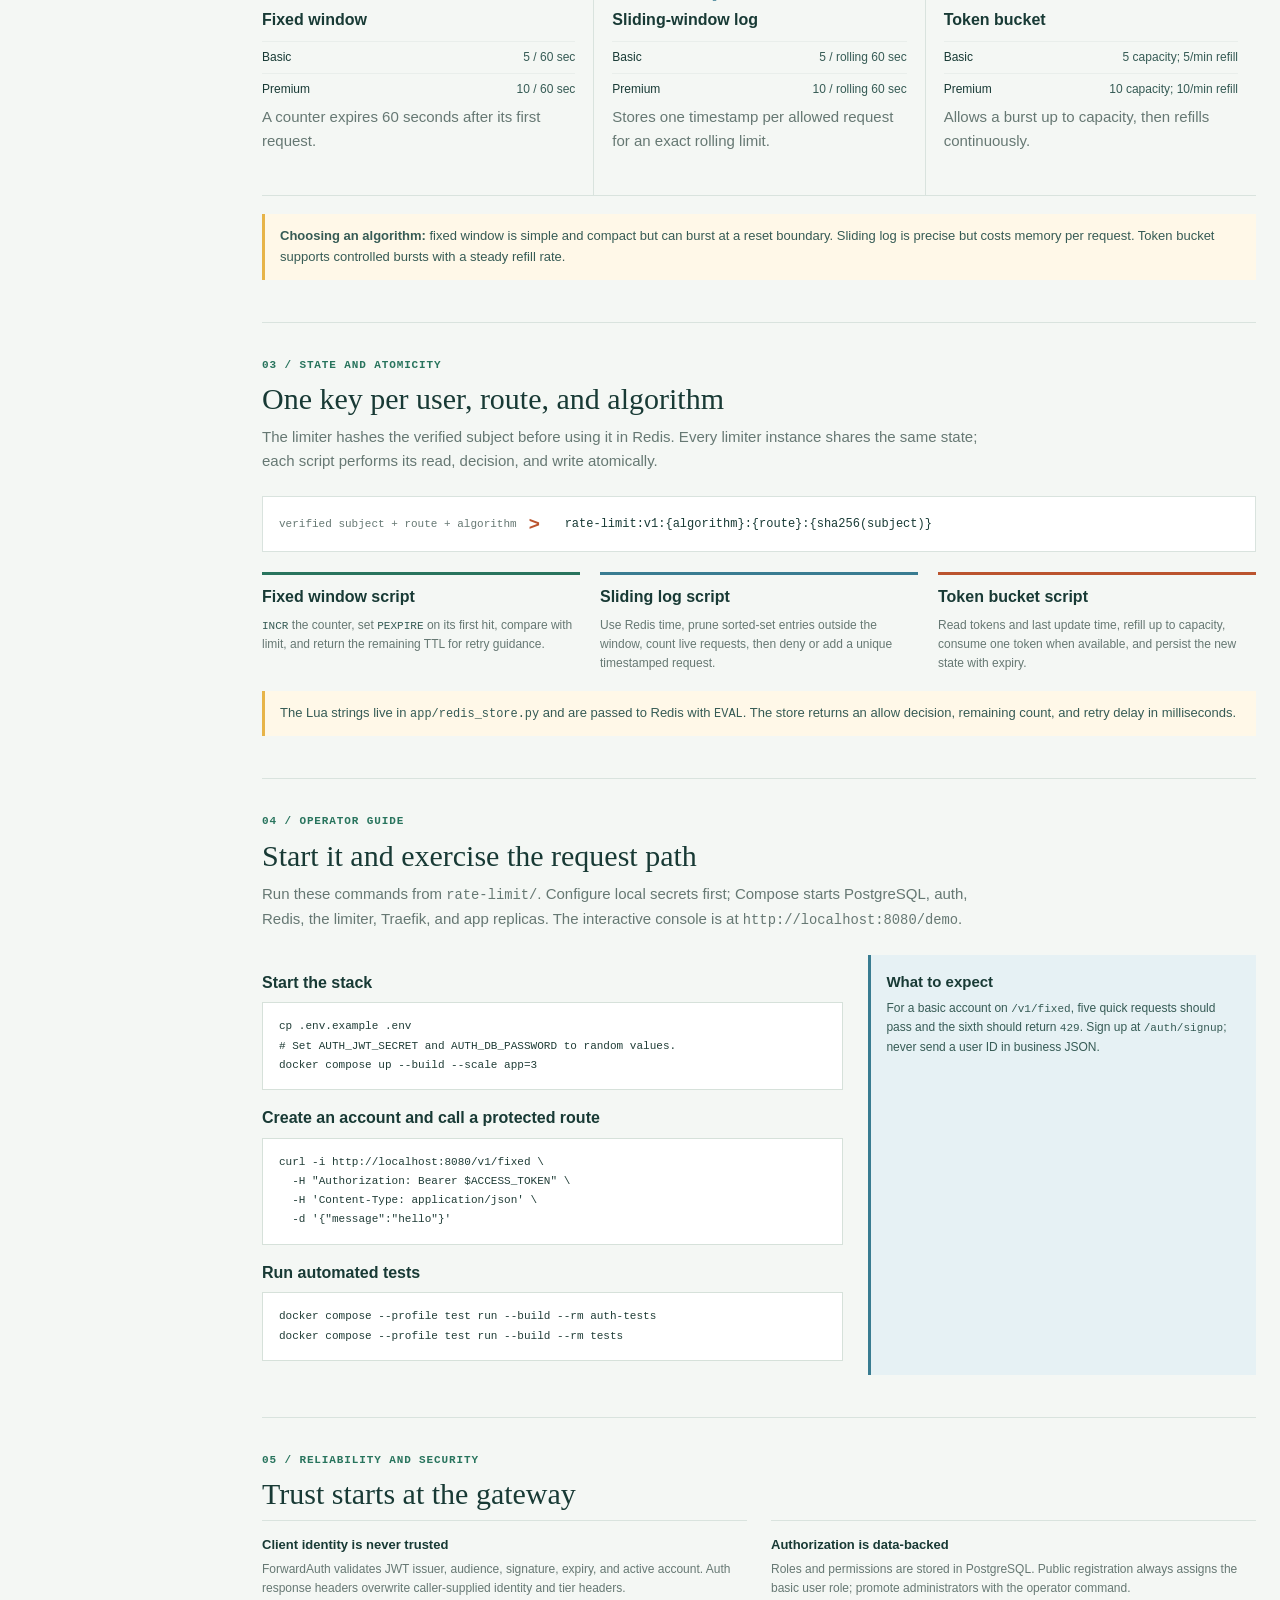
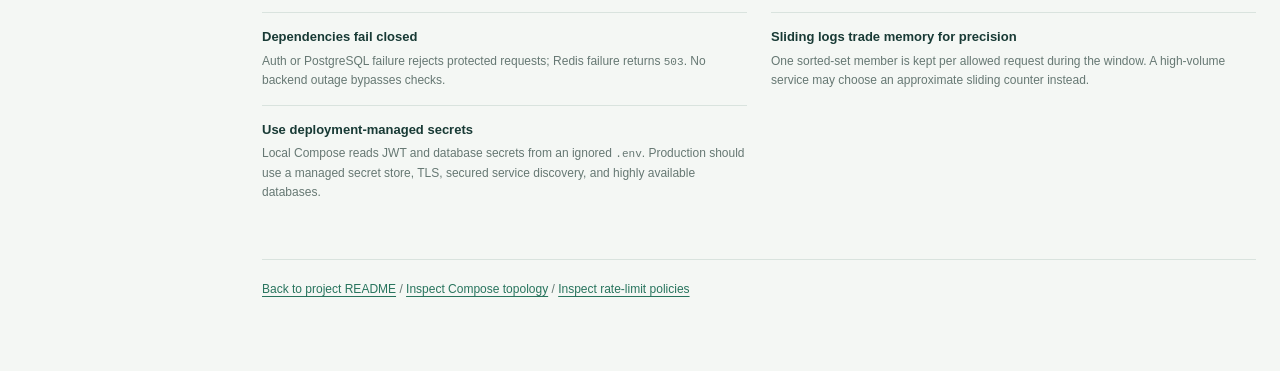
<file: rate-limit/architecture.html>
<!doctype html>
<html lang="en">
<head>
  <meta charset="utf-8">
  <meta name="viewport" content="width=device-width, initial-scale=1">
  <meta name="description" content="Architecture and operating guide for authentication, authorization, and rate limiting behind Traefik.">
  <title>Protected API | Solution Architecture</title>
  <style>
    :root {
      color-scheme: light;
      --ink: #183a35;
      --ink-soft: #365b55;
      --muted: #667873;
      --paper: #f4f7f4;
      --white: #fff;
      --line: #d9e3de;
      --green: #28745d;
      --green-pale: #e3f2e9;
      --blue: #397c91;
      --blue-pale: #e6f1f4;
      --orange: #bb542e;
      --orange-pale: #fbede5;
      --yellow: #e7b448;
      --mono: "SFMono-Regular", Consolas, "Liberation Mono", monospace;
      --sans: "Avenir Next", Avenir, "Segoe UI", sans-serif;
      --serif: Iowan Old Style, "Palatino Linotype", "Book Antiqua", Georgia, serif;
    }

    * { box-sizing: border-box; }
    html { scroll-behavior: smooth; }
    body {
      margin: 0;
      background-color: var(--paper);
      background-image: radial-gradient(#bdcec5 0.7px, transparent 0.7px);
      background-size: 18px 18px;
      color: var(--ink);
      font-family: var(--sans);
      font-size: 15px;
      line-height: 1.6;
    }
    a { color: var(--green); text-underline-offset: 3px; }
    a:hover { color: var(--orange); }
    code, pre, .mono { font-family: var(--mono); }
    code { font-size: 0.92em; }

    .masthead {
      position: relative;
      overflow: hidden;
      background-color: var(--ink);
      background-image: linear-gradient(90deg, transparent 49px, #ffffff0b 50px),
        linear-gradient(transparent 49px, #ffffff0b 50px);
      background-size: 50px 50px;
      color: #f7faf7;
    }
    .masthead-inner, .page { width: min(1240px, calc(100% - 48px)); margin-inline: auto; }
    .masthead-inner { padding: 34px 0 38px; }
    .eyebrow, .section-kicker, .node-label {
      font-family: var(--mono);
      font-size: 11px;
      font-weight: 700;
      letter-spacing: 0.08em;
      text-transform: uppercase;
    }
    .eyebrow { color: #a9d8c4; }
    h1, h2, h3, p { margin-top: 0; }
    h1 {
      max-width: 760px;
      margin-bottom: 10px;
      font-family: var(--serif);
      font-size: 46px;
      font-weight: 500;
      line-height: 1.08;
    }
    .masthead p { max-width: 680px; margin-bottom: 0; color: #d2dfd9; font-size: 16px; }
    .masthead-meta { display: flex; flex-wrap: wrap; gap: 10px 26px; margin-top: 23px; color: #b4c7bf; font-family: var(--mono); font-size: 12px; }

    .page { display: grid; grid-template-columns: 190px minmax(0, 1fr); gap: 48px; padding: 36px 0 72px; }
    .rail { align-self: start; position: sticky; top: 22px; }
    .rail-title { margin-bottom: 12px; color: var(--muted); font: 700 10px var(--mono); letter-spacing: 0.08em; text-transform: uppercase; }
    .rail nav { display: grid; gap: 3px; border-left: 1px solid var(--line); }
    .rail a { padding: 7px 10px; color: var(--ink-soft); font-size: 13px; text-decoration: none; }
    .rail a:hover { border-left: 2px solid var(--orange); color: var(--orange); }
    main { min-width: 0; }
    section { scroll-margin-top: 24px; padding: 0 0 42px; }
    section + section { border-top: 1px solid var(--line); padding-top: 34px; }
    .section-kicker { margin-bottom: 8px; color: var(--green); }
    h2 { margin-bottom: 8px; font-family: var(--serif); font-size: 30px; font-weight: 500; line-height: 1.15; }
    h3 { margin-bottom: 8px; font-size: 16px; line-height: 1.3; }
    .section-intro { max-width: 740px; margin-bottom: 23px; color: var(--muted); }

    .diagram-shell { overflow: hidden; border: 1px solid #cbd8d1; background: var(--white); box-shadow: 0 12px 28px #193b3510; }
    .diagram-heading { display: flex; flex-wrap: wrap; justify-content: space-between; gap: 8px 20px; padding: 14px 18px; border-bottom: 1px solid var(--line); background: #fbfcfa; }
    .diagram-heading strong { font-size: 13px; }
    .diagram-heading span { color: var(--muted); font: 11px var(--mono); }
    .topology { display: grid; grid-template-columns: minmax(0, 1fr) 26px minmax(0, 1fr) 26px minmax(0, 1fr) 26px minmax(0, 1fr) 26px minmax(0, 1fr); align-items: stretch; gap: 7px; padding: 24px 18px 15px; }
    .node { min-height: 140px; padding: 14px; border: 1px solid var(--line); border-top: 4px solid var(--green); border-radius: 4px; background: #fff; box-shadow: 0 5px 16px #193b3509; }
    .node.gateway { border-top-color: var(--yellow); }
    .node.auth { border-top-color: var(--orange); }
    .node.limiter { border-top-color: var(--blue); }
    .node.redis { border-top-color: var(--orange); }
    .node.app { border-top-color: var(--green); }
    .node-label { display: block; margin-bottom: 9px; color: var(--muted); font-size: 9px; }
    .node h3 { margin-bottom: 6px; }
    .node p { margin-bottom: 0; color: var(--muted); font-size: 12px; line-height: 1.45; }
    .node code { color: var(--ink); font-size: 11px; overflow-wrap: anywhere; }
    .node .route-chip { display: block; margin-top: 8px; padding: 6px 7px; border-left: 2px solid var(--blue); background: var(--blue-pale); color: var(--ink-soft); font: 9px/1.35 var(--mono); overflow-wrap: anywhere; }
    .connector { position: relative; height: 2px; background: #6e8c82; }
    .topology .connector { align-self: center; }
    .connector::after { position: absolute; top: -4px; right: -1px; width: 0; height: 0; border-top: 5px solid transparent; border-bottom: 5px solid transparent; border-left: 7px solid #6e8c82; content: ""; }
    .connector span { position: absolute; bottom: 8px; left: 50%; width: 76px; color: var(--muted); font: 9px var(--mono); text-align: center; transform: translateX(-50%); }
    .decision-return { margin: 2px 20px 15px; padding: 9px 12px; border-left: 3px solid var(--blue); background: var(--blue-pale); color: var(--ink-soft); font-size: 12px; }
    .branches { display: grid; grid-template-columns: repeat(3, minmax(0, 1fr)); gap: 12px; padding: 0 20px 18px; }
    .branch { padding: 13px 15px; border-left: 3px solid var(--green); background: var(--green-pale); }
    .branch.deny { border-color: var(--orange); background: var(--orange-pale); }
    .branch strong { display: block; margin-bottom: 3px; font-family: var(--mono); font-size: 11px; }
    .branch p { margin-bottom: 0; color: var(--ink-soft); font-size: 12px; }
    .data-stores { display: grid; grid-template-columns: repeat(2, minmax(0, 1fr)); gap: 12px; padding: 0 20px 18px; }
    .data-store { display: grid; grid-template-columns: auto minmax(0, 1fr); align-items: center; gap: 12px; padding: 12px 14px; border: 1px solid var(--line); background: #fbfcfa; }
    .data-store .store-link { color: var(--muted); font: 10px var(--mono); }
    .data-store strong { display: block; font-size: 13px; }
    .data-store p { margin: 2px 0 0; color: var(--muted); font-size: 11px; }
    .network-note { padding: 12px 20px; border-top: 1px solid var(--line); color: var(--muted); font-size: 12px; }
    .entry-flow { display: grid; grid-template-columns: auto 22px minmax(0, 1fr) 22px minmax(0, 1.1fr) auto; align-items: center; gap: 10px; margin: 0 20px 16px; padding: 13px 15px; border: 1px dashed #d4b881; background: #fffaf0; }
    .entry-kicker { color: #8d6816; font: 700 9px var(--mono); text-transform: uppercase; }
    .entry-node strong { display: block; font-size: 11px; }
    .entry-node span { display: block; color: var(--muted); font: 9px var(--mono); overflow-wrap: anywhere; }
    .entry-arrow { position: relative; height: 1px; background: #bb9d5e; }
    .entry-arrow::after { position: absolute; top: -4px; right: -1px; border: 4px solid transparent; border-left-color: #bb9d5e; content: ""; }
    .entry-return { padding: 6px 8px; border: 1px solid #ecd8aa; background: #fff; color: #765717; font: 9px var(--mono); }
    .network-map { display: grid; grid-template-columns: repeat(4, minmax(0, 1fr)); gap: 1px; margin: 0 20px 16px; border: 1px solid var(--line); background: var(--line); }
    .network-cell { min-width: 0; padding: 10px 11px; background: #f9fbf9; }
    .network-cell strong { display: block; margin-bottom: 4px; color: var(--ink-soft); font: 700 9px var(--mono); }
    .network-cell span { display: block; color: var(--muted); font-size: 10px; line-height: 1.4; }
    .flow-legend { display: flex; flex-wrap: wrap; gap: 7px 17px; padding: 0 20px 15px; color: var(--muted); font: 9px var(--mono); }
    .legend-item { display: inline-flex; align-items: center; gap: 6px; }
    .legend-line { width: 18px; height: 2px; background: #6e8c82; }
    .legend-line.secondary { height: 0; border-top: 1px dashed #bb9d5e; background: none; }
    .system-branches { display: grid; grid-template-columns: repeat(4, minmax(0, 1fr)); gap: 9px; padding: 0 20px 18px; }
    .system-branch { min-width: 0; padding: 10px 11px; border-left: 3px solid var(--green); background: var(--green-pale); }
    .system-branch.deny { border-color: var(--orange); background: var(--orange-pale); }
    .system-branch strong { display: block; margin-bottom: 3px; font: 700 9px var(--mono); }
    .system-branch p { margin: 0; color: var(--ink-soft); font-size: 10px; line-height: 1.4; }
    .steps { display: grid; grid-template-columns: repeat(2, minmax(0, 1fr)); gap: 0 24px; margin: 22px 0 0; padding: 0; list-style: none; counter-reset: request-step; }
    .steps li { position: relative; min-height: 72px; padding: 0 0 17px 42px; counter-increment: request-step; }
    .steps li::before { position: absolute; top: 0; left: 0; color: var(--orange); content: "0" counter(request-step); font: 700 12px var(--mono); }
    .steps strong { display: block; margin-bottom: 2px; font-size: 13px; }
    .steps span { display: block; color: var(--muted); font-size: 12px; }

    .policy-grid { display: grid; grid-template-columns: repeat(3, minmax(0, 1fr)); border-block: 1px solid var(--line); }
    .policy { padding: 18px 18px 19px 0; }
    .policy + .policy { padding-left: 18px; border-left: 1px solid var(--line); }
    .policy .route { color: var(--blue); font: 11px var(--mono); }
    .policy h3 { margin: 8px 0 10px; }
    .limit-line { display: flex; justify-content: space-between; gap: 8px; padding: 6px 0; border-top: 1px solid #e9eeeb; font-size: 12px; }
    .limit-line span:last-child { color: var(--ink-soft); text-align: right; }
    .algorithm-note { margin: 18px 0 0; padding: 12px 15px; border-left: 3px solid var(--yellow); background: #fff8e8; color: var(--ink-soft); font-size: 13px; }

    .key-flow { display: grid; grid-template-columns: auto 24px minmax(0, 1fr); align-items: center; gap: 12px; padding: 16px; border: 1px solid var(--line); background: var(--white); }
    .key-flow .input { color: var(--muted); font: 11px var(--mono); }
    .key-flow .key { color: var(--ink); font: 12px var(--mono); overflow-wrap: anywhere; }
    .key-flow .arrow { color: var(--orange); font: 700 19px var(--sans); }
    .script-grid { display: grid; grid-template-columns: repeat(3, minmax(0, 1fr)); gap: 20px; margin-top: 20px; }
    .script { padding-top: 12px; border-top: 3px solid var(--green); }
    .script:nth-child(2) { border-color: var(--blue); }
    .script:nth-child(3) { border-color: var(--orange); }
    .script p { margin-bottom: 0; color: var(--muted); font-size: 12px; }
    .script code { color: var(--ink-soft); }

    .run-grid { display: grid; grid-template-columns: minmax(0, 1.2fr) minmax(240px, 0.8fr); gap: 25px; }
    .run-grid h3 { margin-top: 18px; }
    pre { overflow-x: auto; margin: 9px 0 14px; padding: 14px 16px; border: 1px solid #d6e1da; background: #fff; color: #203d37; font-size: 12px; line-height: 1.6; }
    .response-note { padding: 15px; border-left: 3px solid var(--blue); background: var(--blue-pale); }
    .response-note strong { display: block; margin-bottom: 5px; }
    .response-note p { margin: 0; color: var(--ink-soft); font-size: 12px; }

    .guardrails { display: grid; grid-template-columns: repeat(2, minmax(0, 1fr)); gap: 0 24px; }
    .guardrail { padding: 14px 0; border-top: 1px solid var(--line); }
    .guardrail strong { display: block; margin-bottom: 4px; font-size: 13px; }
    .guardrail p { margin: 0; color: var(--muted); font-size: 12px; }
    .footer { padding-top: 20px; border-top: 1px solid var(--line); color: var(--muted); font-size: 12px; }

    @media (min-width: 621px) {
      .topology .connector span { display: none; }
    }
    @media (max-width: 900px) {
      .page { grid-template-columns: 1fr; gap: 24px; }
      .rail { position: static; }
      .rail nav { display: flex; flex-wrap: wrap; border-left: 0; border-bottom: 1px solid var(--line); }
      .rail a { padding: 7px 10px 9px 0; margin-right: 12px; }
      .topology { grid-template-columns: minmax(0, 1fr) 18px minmax(0, 1fr) 18px minmax(0, 1fr) 18px minmax(0, 1fr) 18px minmax(0, 1fr); gap: 5px; padding-inline: 12px; }
      .topology .node { padding: 10px; }
      .topology .connector span { width: 55px; font-size: 8px; }
      .network-map { grid-template-columns: repeat(2, minmax(0, 1fr)); }
    }
    @media (max-width: 620px) {
      .masthead-inner, .page { width: min(100% - 30px, 1240px); }
      .masthead-inner { padding: 26px 0 28px; }
      h1 { font-size: 36px; }
      .page { padding-top: 23px; }
      .topology { grid-template-columns: 1fr; gap: 8px; padding: 16px; }
      .node { min-height: 0; }
      .topology .connector { display: block; width: 2px; height: 20px; margin: 0 auto; }
      .topology .connector::after { top: auto; right: -4px; bottom: -1px; border: 5px solid transparent; border-top-color: #6e8c82; }
      .topology .connector span { bottom: auto; left: 12px; width: auto; text-align: left; transform: none; }
      .entry-flow { grid-template-columns: 1fr; gap: 8px; margin-inline: 15px; }
      .entry-arrow { width: 2px; height: 14px; margin-left: 12px; }
      .entry-arrow::after { top: auto; right: -3px; bottom: -1px; border: 4px solid transparent; border-top-color: #bb9d5e; }
      .network-map { grid-template-columns: 1fr 1fr; margin-inline: 15px; }
      .system-branches { grid-template-columns: 1fr 1fr; padding-inline: 15px; }
      .flow-legend { padding-inline: 15px; }
      .branches, .steps, .policy-grid, .script-grid, .run-grid, .guardrails { grid-template-columns: 1fr; }
      .run-grid { grid-template-columns: minmax(0, 1fr); }
      .run-grid > * { min-width: 0; }
      .run-grid pre { max-width: 100%; }
      .data-stores { grid-template-columns: 1fr; padding-inline: 16px; }
      .branches { padding-inline: 16px; }
      .policy { padding: 16px 0; }
      .policy + .policy { padding-left: 0; border-top: 1px solid var(--line); border-left: 0; }
      .script-grid { gap: 15px; }
      .key-flow { grid-template-columns: 1fr; gap: 5px; }
      .key-flow .arrow { transform: rotate(90deg); transform-origin: left; }
      section { padding-bottom: 32px; }
      section + section { padding-top: 27px; }
    }
    @media (prefers-reduced-motion: reduce) {
      html { scroll-behavior: auto; }
    }
  </style>
</head>
<body>
  <header class="masthead">
    <div class="masthead-inner">
      <div class="eyebrow">System design / identity and request control</div>
      <h1>Protected API</h1>
      <p>Authentication establishes the principal; authorization and rate limits are enforced before traffic reaches the application.</p>
      <div class="masthead-meta">
        <span>LOCAL STACK: DOCKER COMPOSE</span>
        <span>EDGE: TRAEFIK</span>
        <span>AUTH STATE: POSTGRESQL</span>
        <span>QUOTA STATE: REDIS</span>
      </div>
    </div>
  </header>

  <div class="page">
    <aside class="rail" aria-label="Page contents">
      <div class="rail-title">On this page</div>
      <nav>
        <a href="#request-path">Solution architecture</a>
        <a href="#policies">Policies</a>
        <a href="#redis-state">Redis state</a>
        <a href="#run-test">Run and test</a>
        <a href="#guardrails">Security boundaries</a>
      </nav>
    </aside>

    <main>
      <section id="request-path">
        <div class="section-kicker">01 / Topology</div>
        <h2>Every request crosses the right trust boundary.</h2>
        <p class="section-intro">This is the complete local system: account and token operations, protected API traffic, data stores, private networks, and the decisions that allow or stop each request.</p>

        <div class="diagram-shell" role="group" aria-label="Authentication, authorization, and rate limiter solution architecture">
          <div class="diagram-heading">
            <strong>Protected API / complete system map</strong>
            <span>DOCKER COMPOSE · PUBLIC ENTRY POINT :8080</span>
          </div>
          <div class="topology">
            <article class="node client">
              <span class="node-label">01 / caller</span>
              <h3>Client</h3>
              <p>Carries a bearer JWT on protected calls. Caller-supplied identity and tier are never trusted.</p>
              <span class="route-chip data-route">Authorization: Bearer &lt;token&gt;</span>
            </article>
            <div class="connector"><span>HTTP</span></div>
            <article class="node gateway">
              <span class="node-label">02 / public edge</span>
              <h3>Traefik</h3>
              <p>Orders auth, quota checks, and app routing.</p>
            </article>
            <div class="connector"><span>ForwardAuth</span></div>
            <article class="node auth">
              <span class="node-label">03 / identity and access</span>
              <h3>Auth service</h3>
              <p>Validates JWT and account state; returns trusted subject, roles, and tier.</p>
            </article>
            <div class="connector"><span>verified headers</span></div>
            <article class="node limiter">
              <span class="node-label">04 / quota decision</span>
              <h3>FastAPI limiter</h3>
              <p>Uses verified subject and tier; selects server policy and runs an atomic check.</p>
            </article>
            <div class="connector"><span>allow</span></div>
            <article class="node app">
              <span class="node-label">05 / private app edge</span>
              <h3>FastAPI app</h3>
              <p>Receives allowed requests with verified principal headers.</p>
            </article>
          </div>
          <div class="data-stores">
            <article class="data-store">
              <span class="store-link">AUTH SERVICE<br>SQL / PRIVATE</span>
              <div><strong>PostgreSQL</strong><p>Users, roles, permissions, and hashed refresh tokens.</p></div>
            </article>
            <article class="data-store">
              <span class="store-link">RATE LIMITER<br>REDIS / PRIVATE</span>
              <div><strong>Redis</strong><p>Atomic counters, request timestamps, or token-bucket state.</p></div>
            </article>
          </div>
          <div class="entry-flow" aria-label="Credential and demo route from client through Traefik to auth service and PostgreSQL">
            <span class="entry-kicker">Credential + demo path</span>
            <div class="entry-arrow" aria-hidden="true"></div>
            <div class="entry-node"><strong>Traefik routes to auth</strong><span>/auth/signup · /login · /refresh · /logout · /demo</span></div>
            <div class="entry-arrow" aria-hidden="true"></div>
            <div class="entry-node"><strong>Auth service ↔ PostgreSQL</strong><span>Argon2id hashes · accounts · roles · permissions · refresh hashes</span></div>
            <span class="entry-return">Access JWT + refresh token → client</span>
          </div>
          <div class="network-map" aria-label="Exact Compose network membership">
            <div class="network-cell"><strong>edge</strong><span>Traefik · auth service · rate limiter</span></div>
            <div class="network-cell"><strong>app-edge · internal</strong><span>Traefik · application replicas</span></div>
            <div class="network-cell"><strong>auth-backend · internal</strong><span>Auth service · PostgreSQL</span></div>
            <div class="network-cell"><strong>rate-limit-backend · internal</strong><span>Rate limiter · Redis</span></div>
          </div>
          <div class="flow-legend">
            <span class="legend-item"><i class="legend-line"></i>Protected request and verified identity</span>
            <span class="legend-item"><i class="legend-line secondary"></i>Credential and token issuance</span>
            <span class="legend-item">Only Traefik publishes a host port</span>
          </div>
          <div class="system-branches">
            <div class="system-branch">
              <strong>ALLOW / 2xx</strong>
              <p>Verified identity and allowed request reach an app replica; response returns through Traefik.</p>
            </div>
            <div class="system-branch deny">
              <strong>401 / UNAUTHENTICATED</strong>
              <p>Missing, invalid, expired, or inactive-account credentials stop at auth.</p>
            </div>
            <div class="system-branch deny">
              <strong>403 / FORBIDDEN</strong>
              <p>Valid identity lacks the route's required permission.</p>
            </div>
            <div class="system-branch deny">
              <strong>429 / 503</strong>
              <p>Quota exceeded or auth, SQL, or Redis unavailable; protected traffic fails closed.</p>
            </div>
          </div>
          <div class="network-note"><strong>Isolation:</strong> app replicas cannot reach auth, PostgreSQL, limiter, or Redis directly. PostgreSQL and Redis are not host-published; only Traefik exposes port <code>8080</code>.</div>
        </div>

        <ol class="steps">
          <li><strong>Client obtains credentials</strong><span>Signup or login returns a short-lived access JWT and a rotating refresh token.</span></li>
          <li><strong>Traefik authenticates protected traffic</strong><span>ForwardAuth validates the bearer token and account state before quota checks.</span></li>
          <li><strong>Auth resolves stored authorization</strong><span>PostgreSQL supplies roles and tier; Traefik overwrites client identity headers with verified values.</span></li>
          <li><strong>Limiter checks the verified principal</strong><span>Route, trusted tier, and subject determine policy and the per-principal Redis key.</span></li>
          <li><strong>Allowed traffic reaches the app</strong><span>Application replicas are on a separate network and receive no request rejected at the edge.</span></li>
        </ol>
      </section>

      <section id="policies">
        <div class="section-kicker">02 / Policy choices</div>
        <h2>Three algorithms, configured by route</h2>
        <p class="section-intro">Policies are defined server-side in <code>app/policies.py</code>. New accounts receive the basic tier; an operator may assign premium in PostgreSQL.</p>
        <div class="policy-grid">
          <article class="policy">
            <div class="route">POST /v1/fixed</div>
            <h3>Fixed window</h3>
            <div class="limit-line"><span>Basic</span><span>5 / 60 sec</span></div>
            <div class="limit-line"><span>Premium</span><span>10 / 60 sec</span></div>
            <p class="section-intro">A counter expires 60 seconds after its first request.</p>
          </article>
          <article class="policy">
            <div class="route">POST /v1/sliding</div>
            <h3>Sliding-window log</h3>
            <div class="limit-line"><span>Basic</span><span>5 / rolling 60 sec</span></div>
            <div class="limit-line"><span>Premium</span><span>10 / rolling 60 sec</span></div>
            <p class="section-intro">Stores one timestamp per allowed request for an exact rolling limit.</p>
          </article>
          <article class="policy">
            <div class="route">POST /v1/token</div>
            <h3>Token bucket</h3>
            <div class="limit-line"><span>Basic</span><span>5 capacity; 5/min refill</span></div>
            <div class="limit-line"><span>Premium</span><span>10 capacity; 10/min refill</span></div>
            <p class="section-intro">Allows a burst up to capacity, then refills continuously.</p>
          </article>
        </div>
        <p class="algorithm-note"><strong>Choosing an algorithm:</strong> fixed window is simple and compact but can burst at a reset boundary. Sliding log is precise but costs memory per request. Token bucket supports controlled bursts with a steady refill rate.</p>
      </section>

      <section id="redis-state">
        <div class="section-kicker">03 / State and atomicity</div>
        <h2>One key per user, route, and algorithm</h2>
        <p class="section-intro">The limiter hashes the verified subject before using it in Redis. Every limiter instance shares the same state; each script performs its read, decision, and write atomically.</p>
        <div class="key-flow">
          <span class="input">verified subject + route + algorithm</span>
          <span class="arrow" aria-hidden="true">&gt;</span>
          <code class="key">rate-limit:v1:{algorithm}:{route}:{sha256(subject)}</code>
        </div>
        <div class="script-grid">
          <article class="script">
            <h3>Fixed window script</h3>
            <p><code>INCR</code> the counter, set <code>PEXPIRE</code> on its first hit, compare with limit, and return the remaining TTL for retry guidance.</p>
          </article>
          <article class="script">
            <h3>Sliding log script</h3>
            <p>Use Redis time, prune sorted-set entries outside the window, count live requests, then deny or add a unique timestamped request.</p>
          </article>
          <article class="script">
            <h3>Token bucket script</h3>
            <p>Read tokens and last update time, refill up to capacity, consume one token when available, and persist the new state with expiry.</p>
          </article>
        </div>
        <p class="algorithm-note">The Lua strings live in <code>app/redis_store.py</code> and are passed to Redis with <code>EVAL</code>. The store returns an allow decision, remaining count, and retry delay in milliseconds.</p>
      </section>

      <section id="run-test">
        <div class="section-kicker">04 / Operator guide</div>
        <h2>Start it and exercise the request path</h2>
        <p class="section-intro">Run these commands from <code>rate-limit/</code>. Configure local secrets first; Compose starts PostgreSQL, auth, Redis, the limiter, Traefik, and app replicas. The interactive console is at <code>http://localhost:8080/demo</code>.</p>
        <div class="run-grid">
          <div>
            <h3>Start the stack</h3>
            <pre><code>cp .env.example .env
# Set AUTH_JWT_SECRET and AUTH_DB_PASSWORD to random values.
docker compose up --build --scale app=3</code></pre>
            <h3>Create an account and call a protected route</h3>
            <pre><code>curl -i http://localhost:8080/v1/fixed \
  -H "Authorization: Bearer $ACCESS_TOKEN" \
  -H 'Content-Type: application/json' \
  -d '{"message":"hello"}'</code></pre>
            <h3>Run automated tests</h3>
            <pre><code>docker compose --profile test run --build --rm auth-tests
docker compose --profile test run --build --rm tests</code></pre>
          </div>
          <aside class="response-note">
            <strong>What to expect</strong>
            <p>For a basic account on <code>/v1/fixed</code>, five quick requests should pass and the sixth should return <code>429</code>. Sign up at <code>/auth/signup</code>; never send a user ID in business JSON.</p>
          </aside>
        </div>
      </section>

      <section id="guardrails">
        <div class="section-kicker">05 / Reliability and security</div>
        <h2>Trust starts at the gateway</h2>
        <div class="guardrails">
          <article class="guardrail">
            <strong>Client identity is never trusted</strong>
            <p>ForwardAuth validates JWT issuer, audience, signature, expiry, and active account. Auth response headers overwrite caller-supplied identity and tier headers.</p>
          </article>
          <article class="guardrail">
            <strong>Authorization is data-backed</strong>
            <p>Roles and permissions are stored in PostgreSQL. Public registration always assigns the basic user role; promote administrators with the operator command.</p>
          </article>
          <article class="guardrail">
            <strong>Dependencies fail closed</strong>
            <p>Auth or PostgreSQL failure rejects protected requests; Redis failure returns <code>503</code>. No backend outage bypasses checks.</p>
          </article>
          <article class="guardrail">
            <strong>Sliding logs trade memory for precision</strong>
            <p>One sorted-set member is kept per allowed request during the window. A high-volume service may choose an approximate sliding counter instead.</p>
          </article>
          <article class="guardrail">
            <strong>Use deployment-managed secrets</strong>
            <p>Local Compose reads JWT and database secrets from an ignored <code>.env</code>. Production should use a managed secret store, TLS, secured service discovery, and highly available databases.</p>
          </article>
        </div>
      </section>

      <footer class="footer">
        <a href="README.md">Back to project README</a>
        <span> / </span>
        <a href="compose.yaml">Inspect Compose topology</a>
        <span> / </span>
        <a href="app/policies.py">Inspect rate-limit policies</a>
      </footer>
    </main>
  </div>
</body>
</html>
</file>
